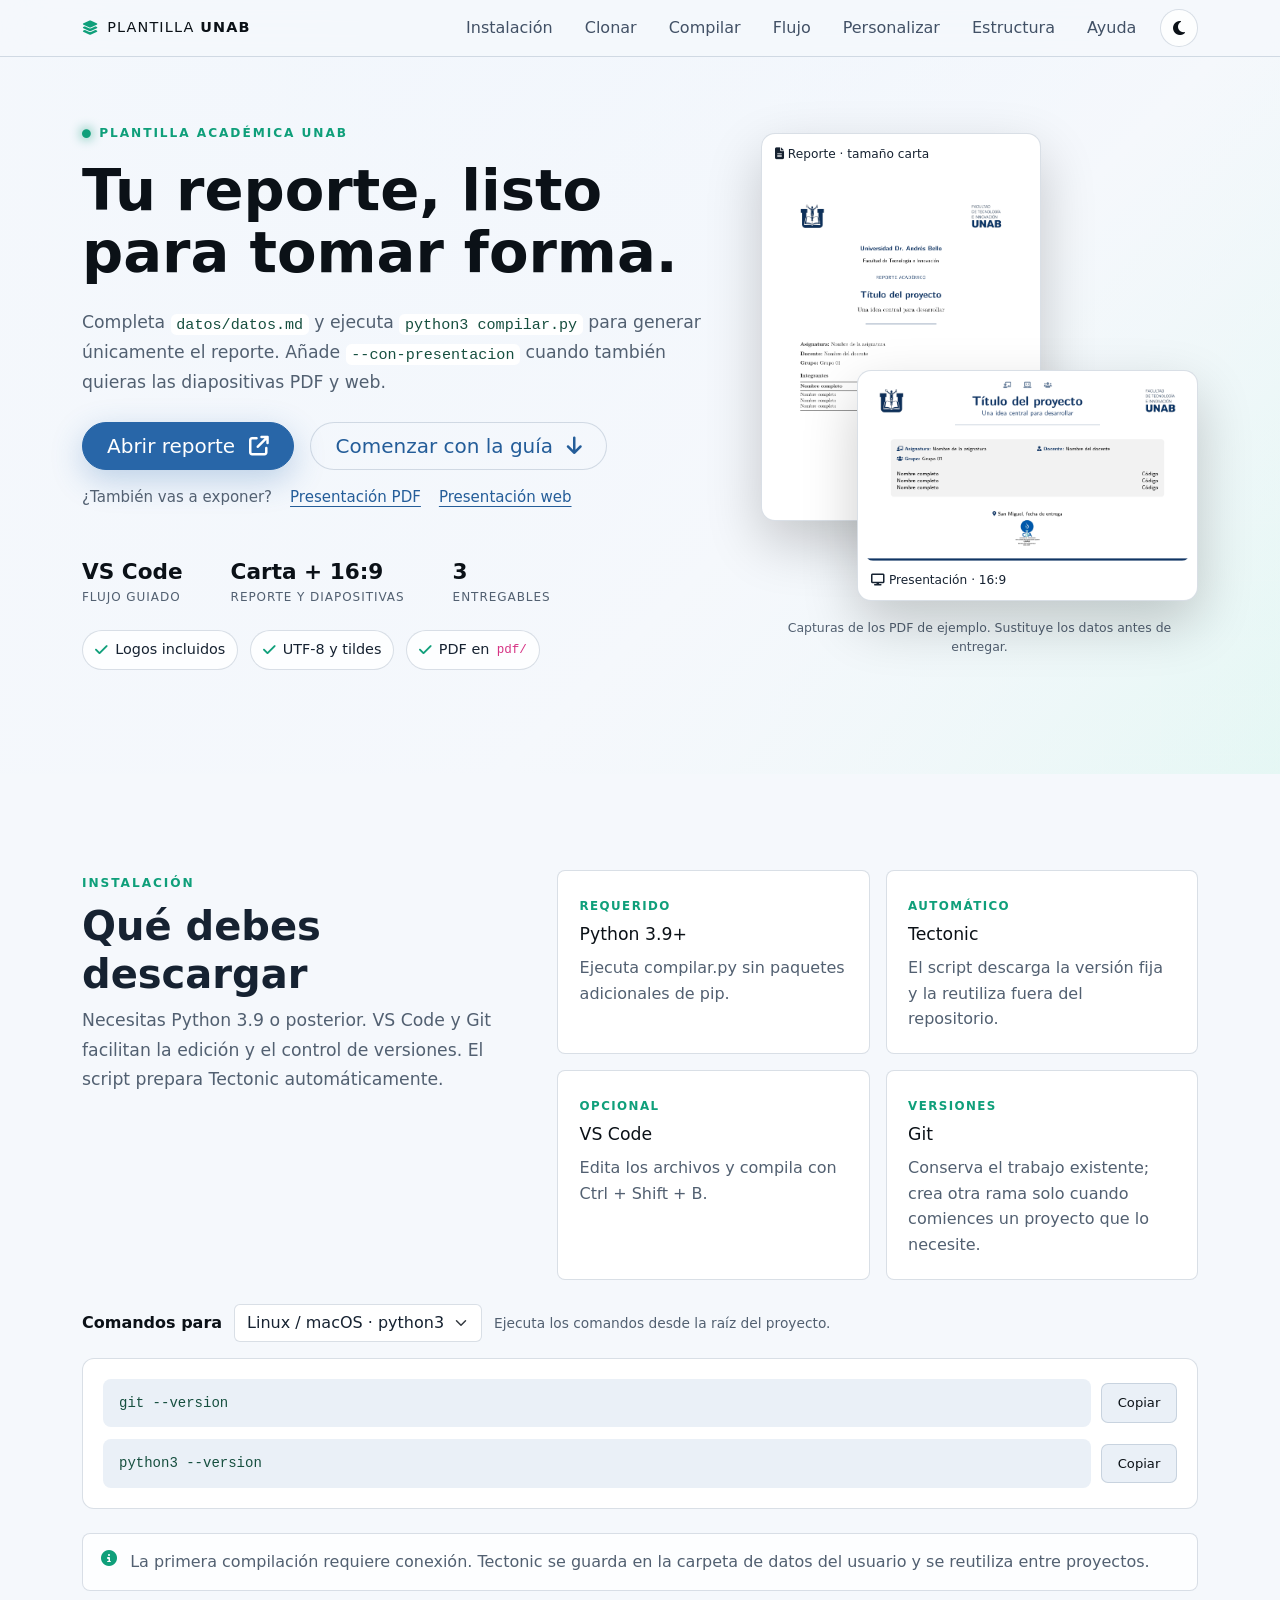
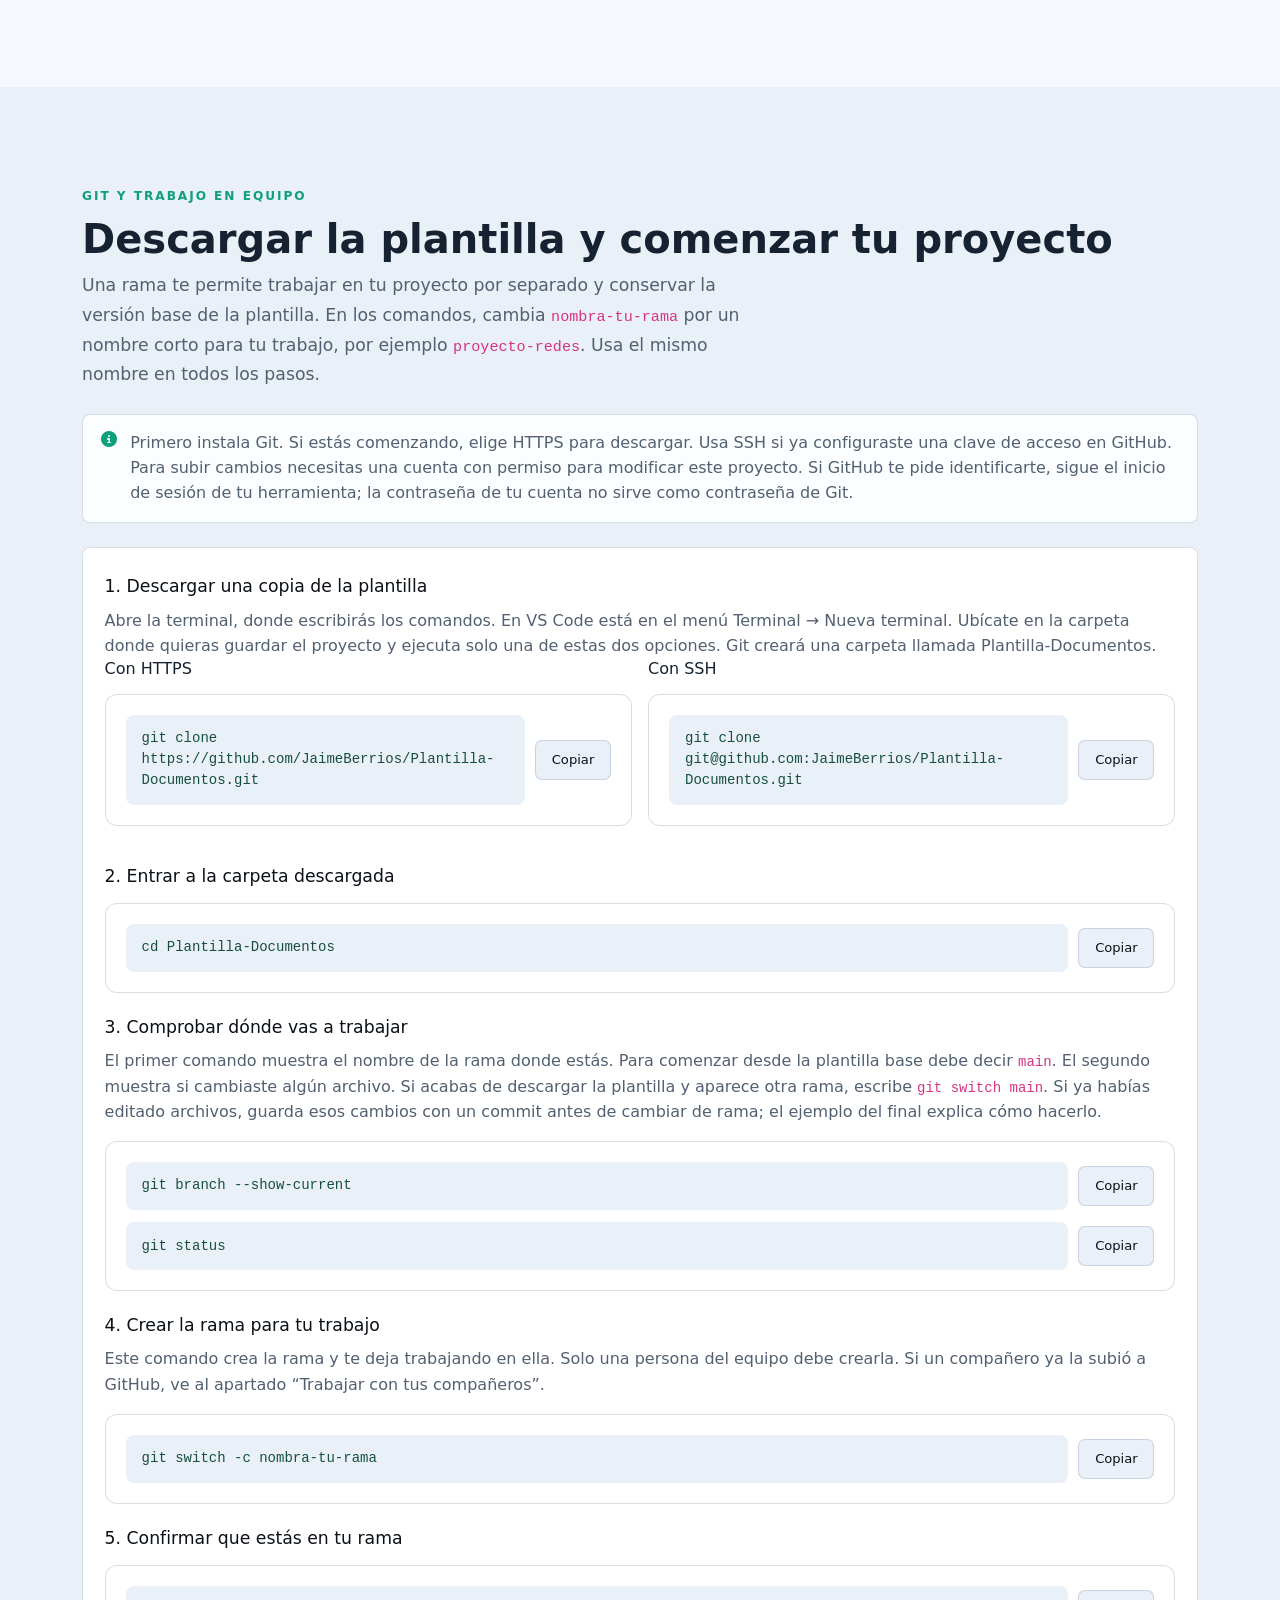
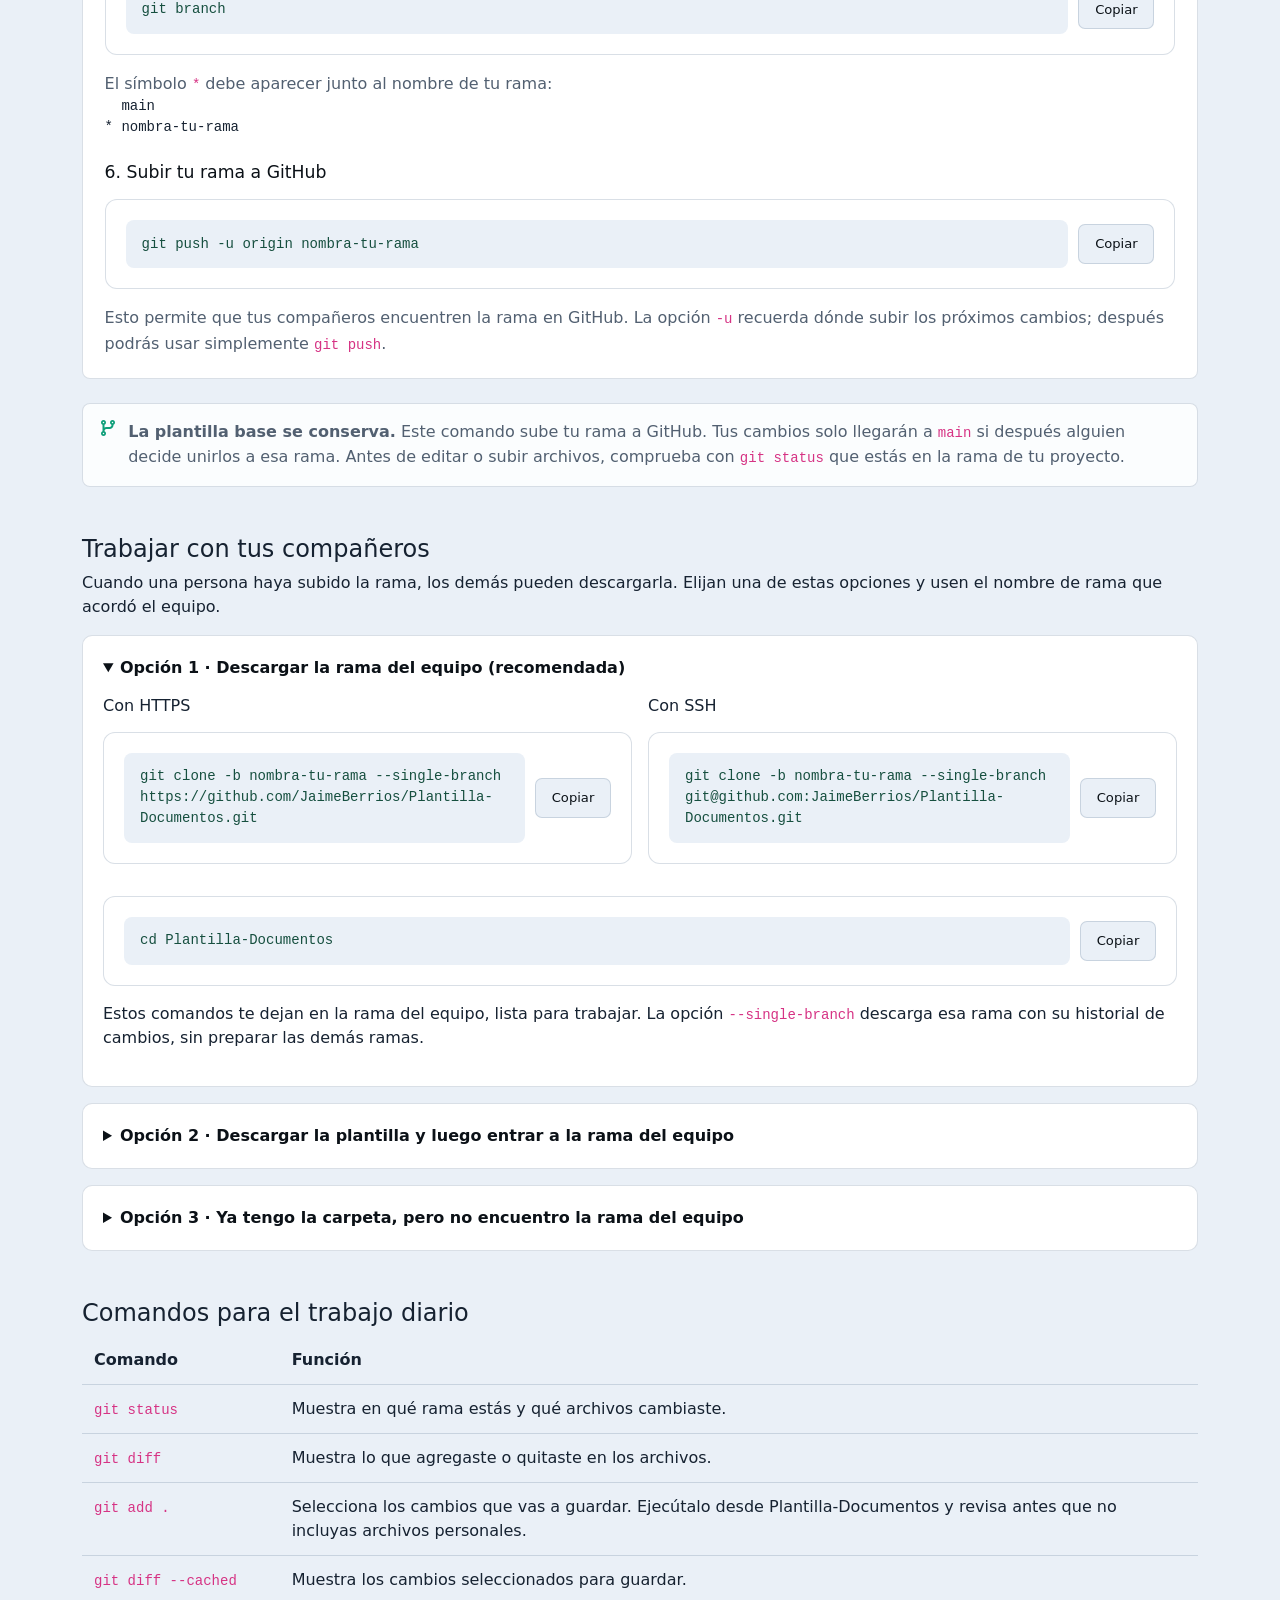
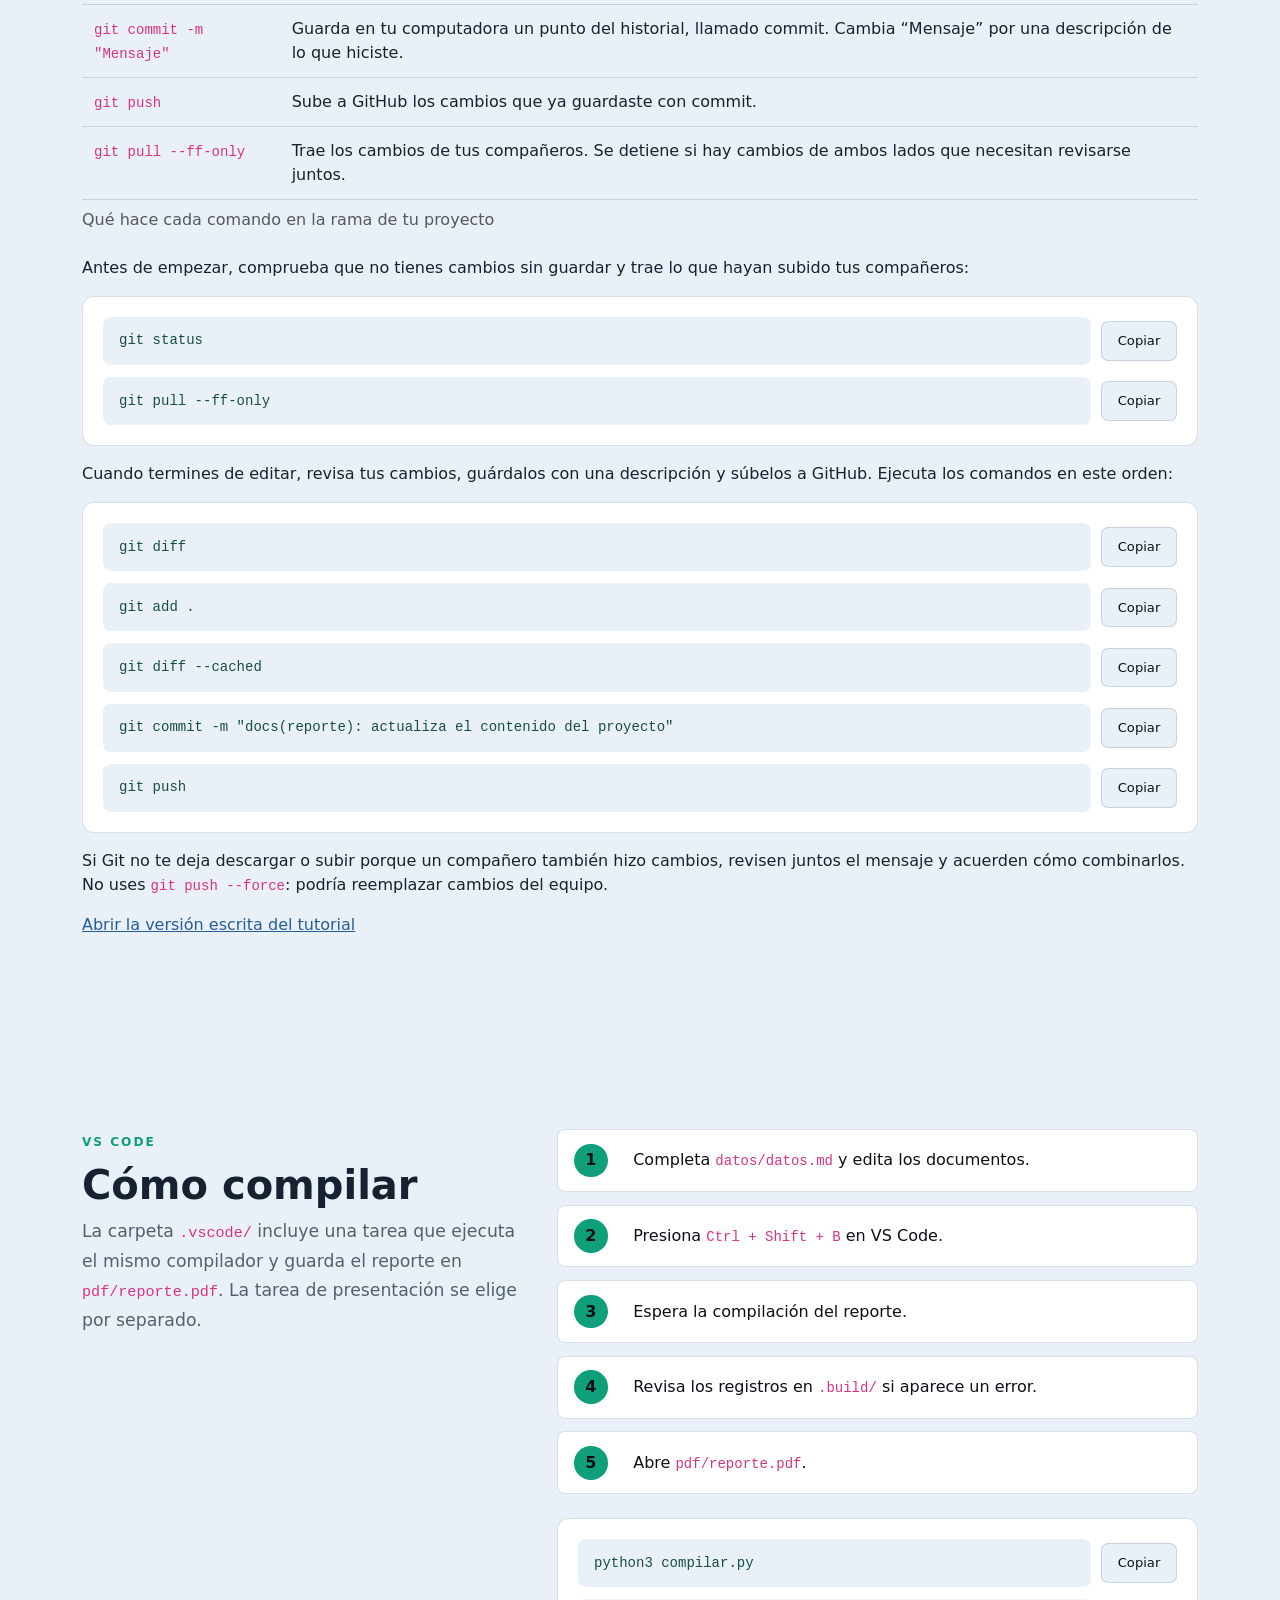
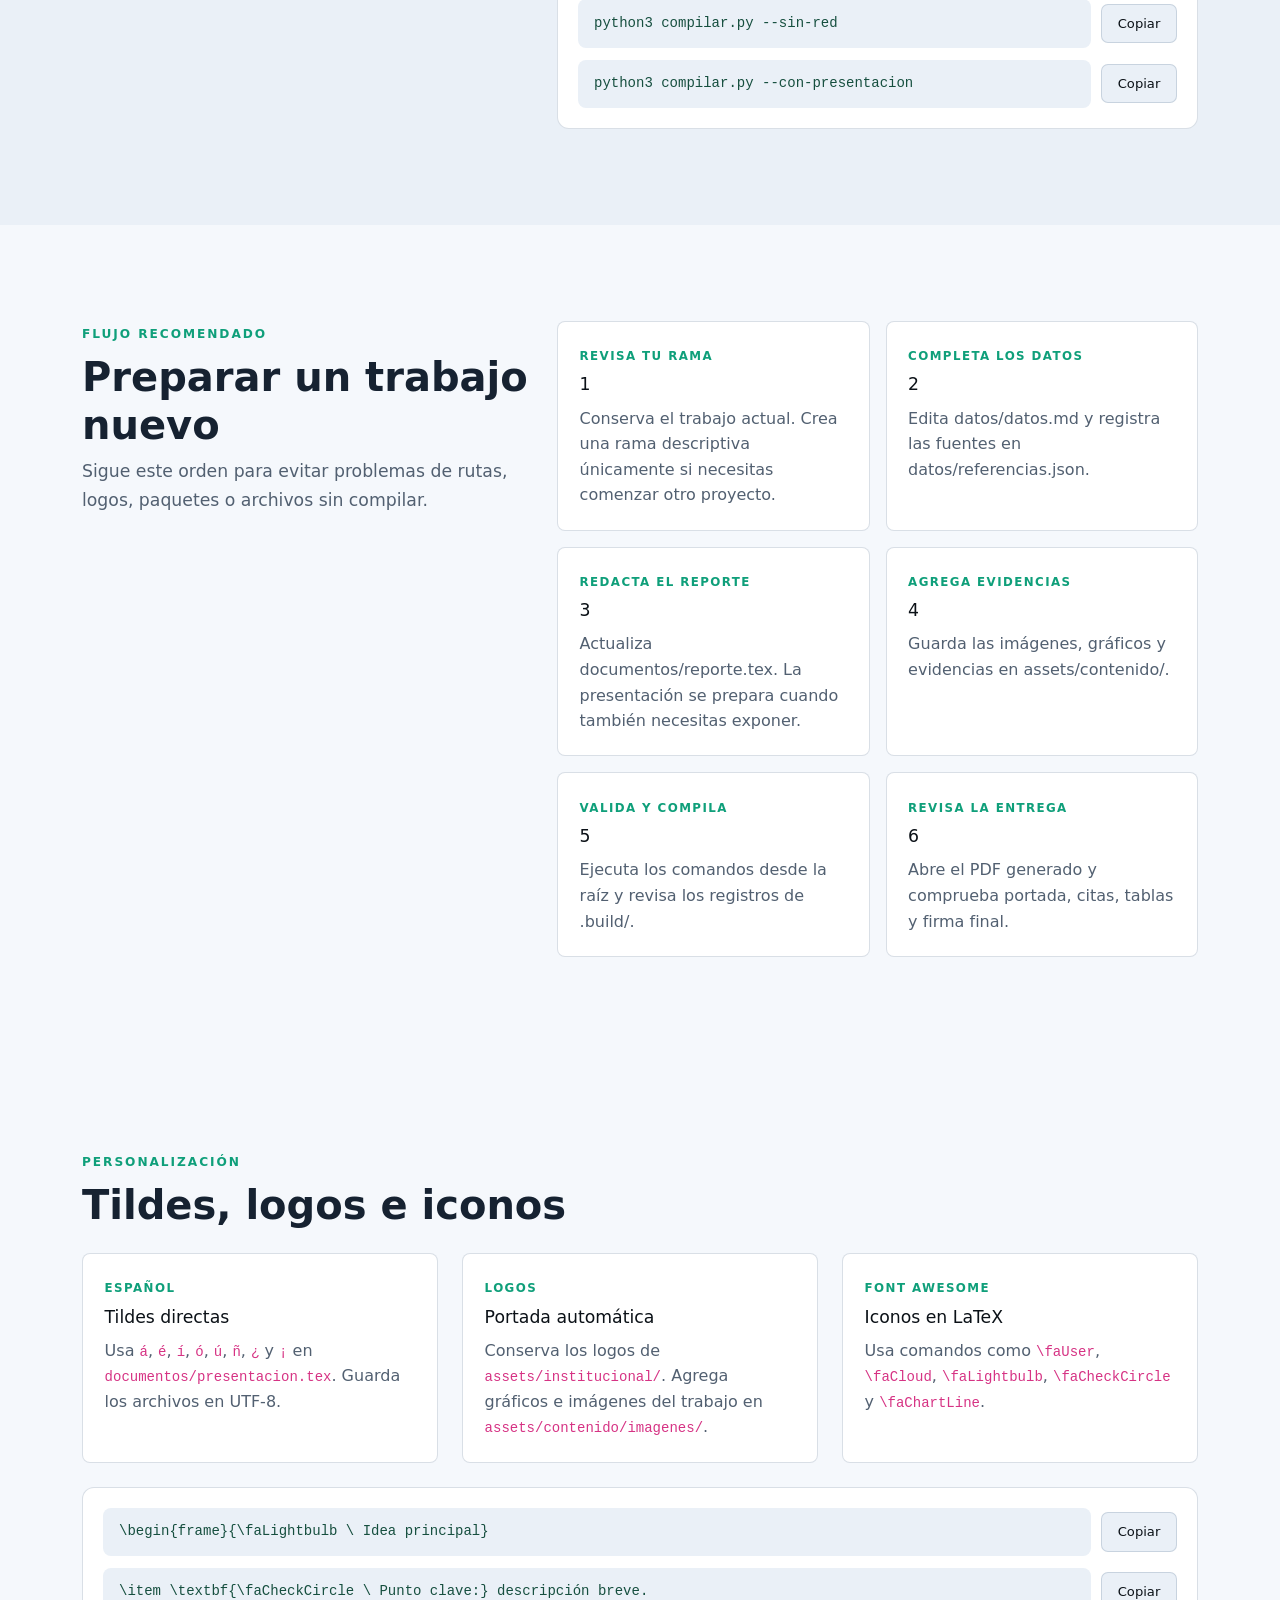
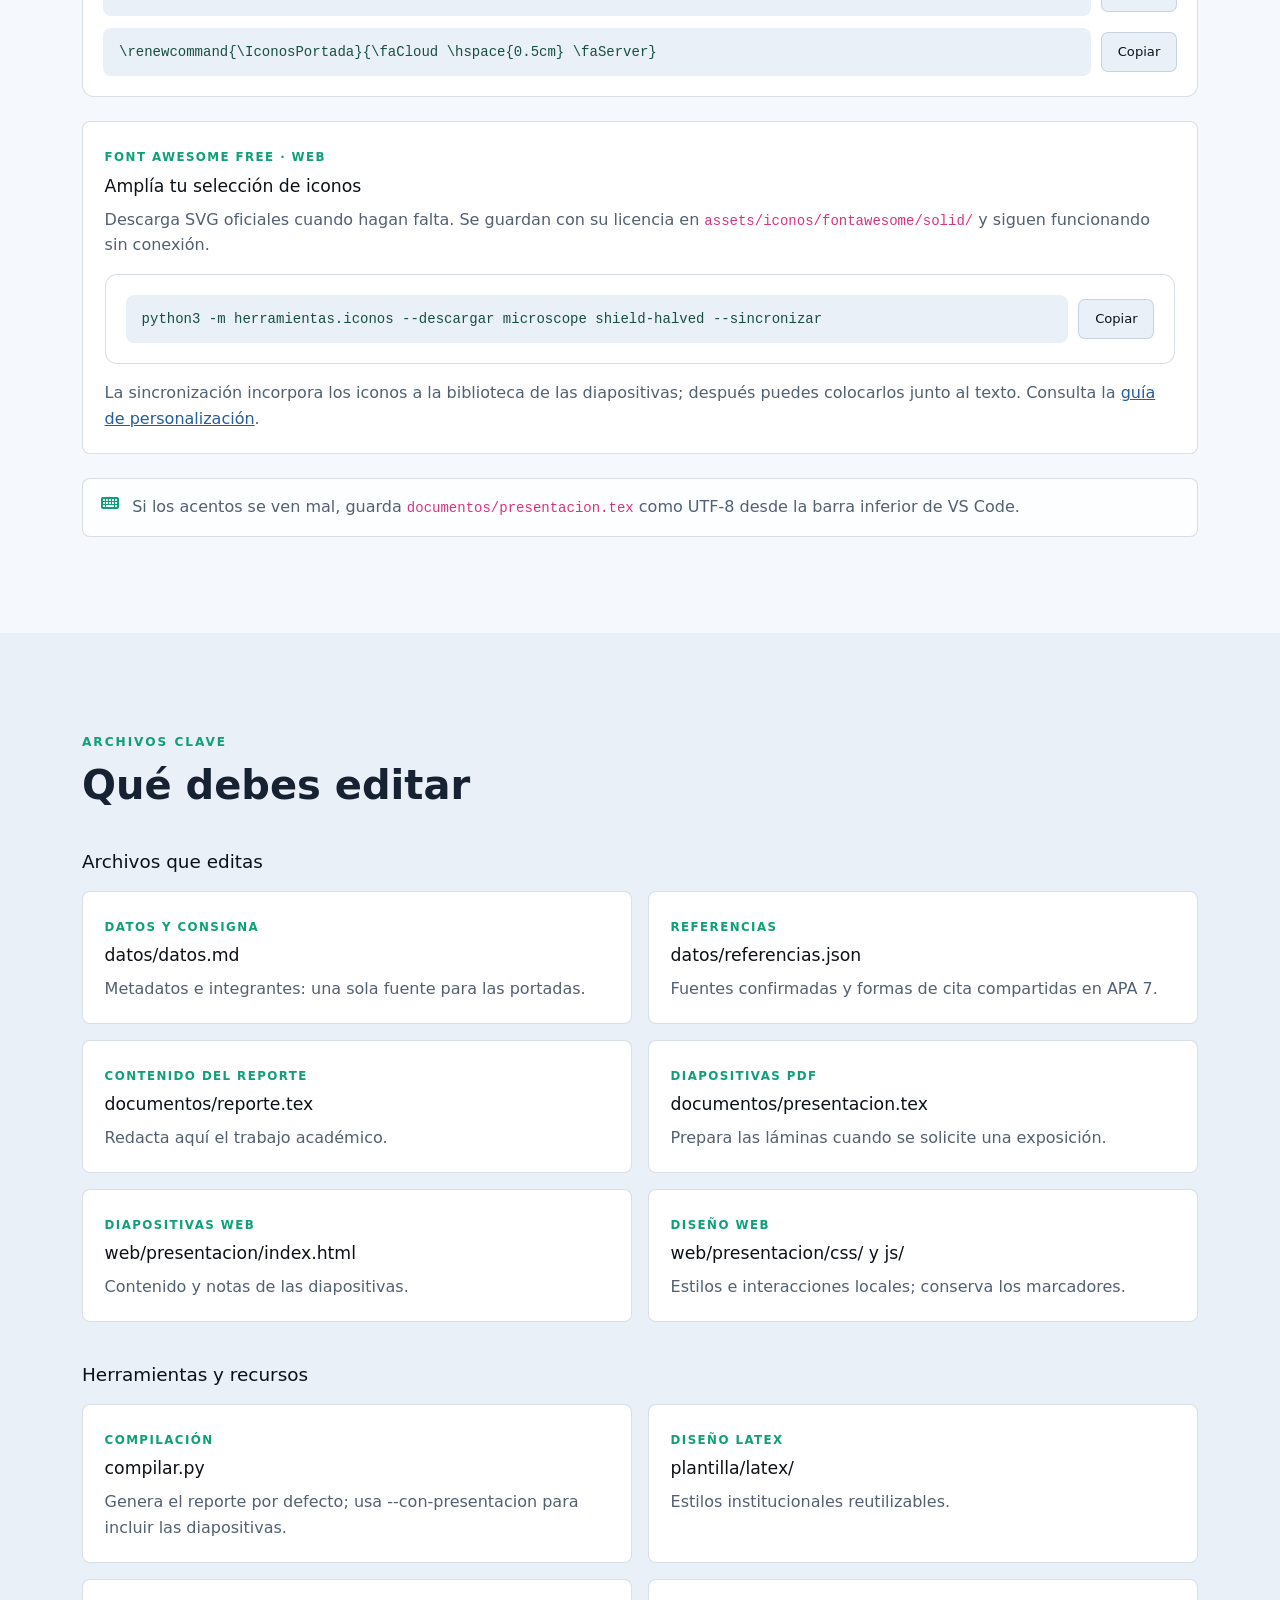
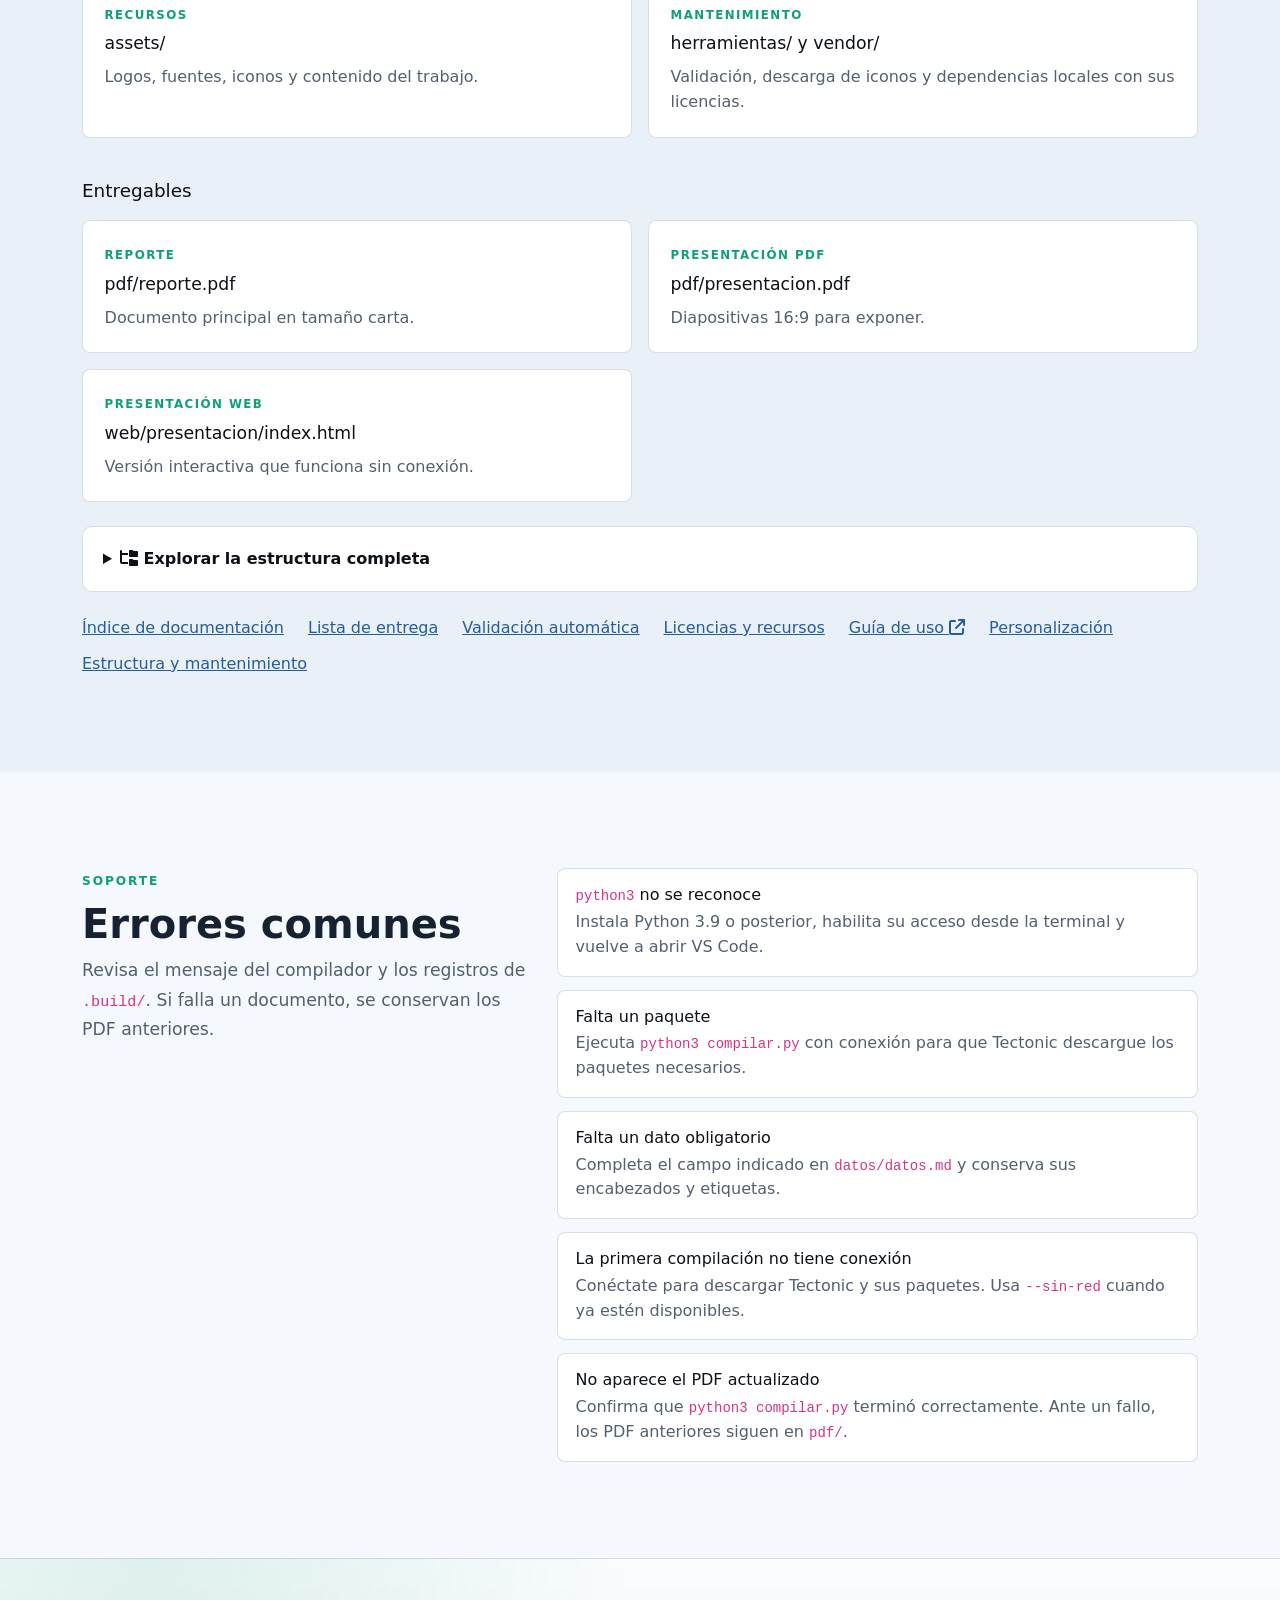
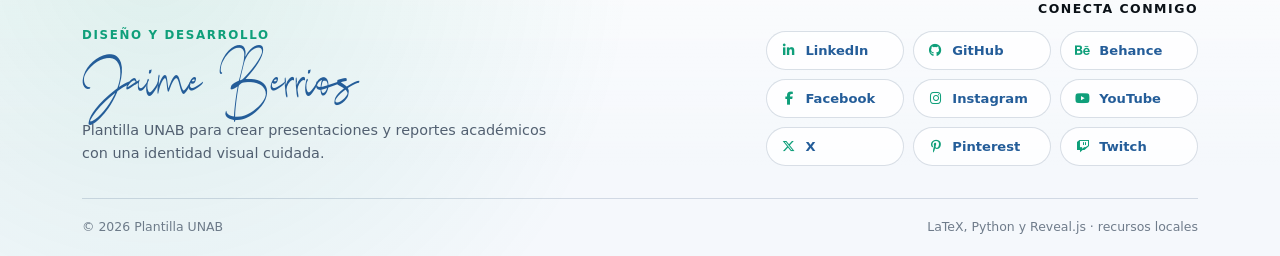
<file: docs/index.html>
<!doctype html>
<html lang="es">
<head>
  <meta charset="utf-8">
  <meta name="viewport" content="width=device-width, initial-scale=1">
  <meta name="description" content="Plantilla académica UNAB para preparar reportes y presentaciones PDF y web, con recursos locales y guías de uso.">
  <title>Plantilla académica UNAB</title>
  <link rel="icon" type="image/png" href="assets/institucional/isotipo-blanco.png">
  <script src="web/portal/js/tema.js"></script>
  <link rel="stylesheet" href="vendor/bootstrap/css/bootstrap.min.css">
  <link rel="stylesheet" href="vendor/fontawesome/css/fontawesome.min.css">
  <link rel="stylesheet" href="vendor/fontawesome/css/solid.min.css">
  <link rel="stylesheet" href="vendor/fontawesome/css/brands.min.css">
  <link rel="stylesheet" href="web/portal/css/styles.css">
</head>
<body>
  <a class="skip-link" href="#contenido-principal">Saltar al contenido</a>
  <nav class="navbar navbar-expand-lg fixed-top">
    <div class="container">
      <a class="navbar-brand d-flex align-items-center gap-2" href="#inicio">
        <i class="fa-solid fa-layer-group" aria-hidden="true"></i>
        <span>Plantilla <strong>UNAB</strong></span>
      </a>
      <button class="navbar-toggler" type="button" data-bs-toggle="collapse"
              data-bs-target="#mainNav" aria-controls="mainNav"
              aria-expanded="false" aria-label="Abrir navegación">
        <span class="navbar-toggler-icon"></span>
      </button>
      <div class="collapse navbar-collapse" id="mainNav">
        <ul class="navbar-nav ms-auto align-items-lg-center gap-lg-3">
          <li class="nav-item"><a class="nav-link" href="#instalacion">Instalación</a></li>
          <li class="nav-item"><a class="nav-link" href="#clonar">Clonar</a></li>
          <li class="nav-item"><a class="nav-link" href="#compilar">Compilar</a></li>
          <li class="nav-item"><a class="nav-link" href="#flujo">Flujo</a></li>
          <li class="nav-item"><a class="nav-link" href="#personalizar">Personalizar</a></li>
          <li class="nav-item"><a class="nav-link" href="#estructura">Estructura</a></li>
          <li class="nav-item"><a class="nav-link" href="#errores">Ayuda</a></li>
          <li class="nav-item">
            <button id="themeToggle" class="theme-toggle" type="button" aria-label="Cambiar a modo claro" title="Cambiar tema">
              <i class="fa-solid fa-moon" aria-hidden="true"></i>
            </button>
          </li>
        </ul>
      </div>
    </div>
  </nav>

  <main id="contenido-principal" tabindex="-1">
    <header id="inicio" class="hero">
      <div class="container">
        <div class="row align-items-center g-5 hero-layout">
          <div class="col-lg-7">
            <span class="eyebrow"><i class="fa-solid fa-circle" aria-hidden="true"></i> Plantilla académica UNAB</span>
            <h1 class="display-3 fw-bold mt-3">Tu reporte, listo para tomar forma.</h1>
            <p class="hero-copy mt-4 mb-4">
              Completa <code>datos/datos.md</code> y ejecuta <code>python compilar.py</code> para generar únicamente el reporte. Añade <code>--con-presentacion</code> cuando también quieras las diapositivas PDF y web.
            </p>
            <div class="d-flex flex-wrap gap-3">
              <a class="btn btn-primary btn-lg rounded-pill px-4" href="pdf/reporte.pdf" target="_blank" rel="noopener">Abrir reporte <i class="fa-solid fa-arrow-up-right-from-square ms-2" aria-hidden="true"></i></a>
              <a class="btn btn-ghost btn-lg rounded-pill px-4" href="#instalacion">Comenzar con la guía <i class="fa-solid fa-arrow-down ms-2" aria-hidden="true"></i></a>
            </div>
            <div class="entregables-secundarios mt-3" aria-label="Presentaciones opcionales">
              <span>¿También vas a exponer?</span>
              <a href="pdf/presentacion.pdf" target="_blank" rel="noopener">Presentación PDF</a>
              <a href="web/presentacion/index.html" target="_blank" rel="noopener">Presentación web</a>
            </div>
            <div class="hero-stats d-flex flex-wrap gap-4 gap-md-5 mt-5">
              <div><strong>VS Code</strong><span>Flujo guiado</span></div>
              <div><strong>Carta + 16:9</strong><span>Reporte y diapositivas</span></div>
              <div><strong>3</strong><span>Entregables</span></div>
            </div>
            <div class="quick-check mt-4">
              <span><i class="fa-solid fa-check" aria-hidden="true"></i> Logos incluidos</span>
              <span><i class="fa-solid fa-check" aria-hidden="true"></i> UTF-8 y tildes</span>
              <span><i class="fa-solid fa-check" aria-hidden="true"></i> PDF en <code>pdf/</code></span>
            </div>
          </div>
          <div class="col-lg-5">
            <div class="vistas-previas" aria-label="Vistas previas reales de la plantilla">
              <figure class="preview-reporte">
                <a href="pdf/reporte.pdf" target="_blank" rel="noopener"><img src="assets/contenido/vistas-previas/reporte.png" width="657" height="850" alt="Portada del reporte: logos UNAB, título y tabla de integrantes de ejemplo." fetchpriority="high"></a>
                <figcaption><i class="fa-solid fa-file-lines" aria-hidden="true"></i> Reporte · tamaño carta</figcaption>
              </figure>
              <figure class="preview-presentacion">
                <a href="pdf/presentacion.pdf" target="_blank" rel="noopener"><img src="assets/contenido/vistas-previas/presentacion.png" width="850" height="479" alt="Portada de la presentación PDF con identidad UNAB y datos de ejemplo."></a>
                <figcaption><i class="fa-solid fa-display" aria-hidden="true"></i> Presentación · 16:9</figcaption>
              </figure>
            </div>
            <p class="preview-nota">Capturas de los PDF de ejemplo. Sustituye los datos antes de entregar.</p>
          </div>
        </div>
      </div>
    </header>

    <section id="instalacion" class="section-block py-5">
      <div class="container py-5">
        <div class="row g-4 align-items-start mb-4">
          <div class="col-lg-5">
            <span class="section-kicker">Instalación</span>
            <h2 class="display-6 fw-bold mt-2">Qué debes descargar</h2>
            <p class="section-copy">
              Necesitas Python 3.9 o posterior. VS Code y Git facilitan la edición y el control de versiones. El script prepara Tectonic automáticamente.
            </p>
          </div>
          <div class="col-lg-7">
            <div id="installGrid" class="row g-3"></div>
          </div>
        </div>
        <div class="sistema-selector mb-3">
          <label for="commandSystem">Comandos para</label>
          <select id="commandSystem" class="form-select"><option value="unix">Linux / macOS · python3</option><option value="windows">Windows · python</option></select>
          <span>Ejecuta los comandos desde la raíz del proyecto.</span>
        </div>
        <div class="code-panel">
          <code>git --version</code>
          <code>python --version</code>
        </div>
        <div class="note-panel mt-4">
          <i class="fa-solid fa-circle-info" aria-hidden="true"></i>
          <p>La primera compilación requiere conexión. Tectonic se guarda en la carpeta de datos del usuario y se reutiliza entre proyectos.</p>
        </div>
      </div>
    </section>

    <section id="clonar" class="section-block section-alt py-5">
      <div class="container py-5">
        <span class="section-kicker">Git y trabajo en equipo</span>
        <h2 class="display-6 fw-bold mt-2">Descargar la plantilla y comenzar tu proyecto</h2>
        <p class="section-copy">Una rama te permite trabajar en tu proyecto por separado y conservar la versión base de la plantilla. En los comandos, cambia <code>nombra-tu-rama</code> por un nombre corto para tu trabajo, por ejemplo <code>proyecto-redes</code>. Usa el mismo nombre en todos los pasos.</p>
        <div class="note-panel my-4"><i class="fa-solid fa-circle-info" aria-hidden="true"></i><p>Primero instala Git. Si estás comenzando, elige HTTPS para descargar. Usa SSH si ya configuraste una clave de acceso en GitHub. Para subir cambios necesitas una cuenta con permiso para modificar este proyecto. Si GitHub te pide identificarte, sigue el inicio de sesión de tu herramienta; la contraseña de tu cuenta no sirve como contraseña de Git.</p></div>
        <article class="info-card mb-4">
          <h3>1. Descargar una copia de la plantilla</h3>
          <p>Abre la terminal, donde escribirás los comandos. En VS Code está en el menú Terminal → Nueva terminal. Ubícate en la carpeta donde quieras guardar el proyecto y ejecuta solo una de estas dos opciones. Git creará una carpeta llamada Plantilla-Documentos.</p>
<div class="row g-3"><div class="col-lg-6"><h4 class="h6">Con HTTPS</h4><div class="code-panel my-3"><code>git clone https://github.com/JaimeBerrios/Plantilla-Documentos.git</code></div></div><div class="col-lg-6"><h4 class="h6">Con SSH</h4><div class="code-panel my-3"><code>git clone git@github.com:JaimeBerrios/Plantilla-Documentos.git</code></div></div></div>
          <h3 class="mt-4">2. Entrar a la carpeta descargada</h3>
<div class="code-panel my-3"><code>cd Plantilla-Documentos</code></div>
          <h3 class="mt-4">3. Comprobar dónde vas a trabajar</h3>
          <p>El primer comando muestra el nombre de la rama donde estás. Para comenzar desde la plantilla base debe decir <code>main</code>. El segundo muestra si cambiaste algún archivo. Si acabas de descargar la plantilla y aparece otra rama, escribe <code>git switch main</code>. Si ya habías editado archivos, guarda esos cambios con un commit antes de cambiar de rama; el ejemplo del final explica cómo hacerlo.</p>
<div class="code-panel my-3"><code>git branch --show-current</code><code>git status</code></div>
          <h3 class="mt-4">4. Crear la rama para tu trabajo</h3>
          <p>Este comando crea la rama y te deja trabajando en ella. Solo una persona del equipo debe crearla. Si un compañero ya la subió a GitHub, ve al apartado “Trabajar con tus compañeros”.</p>
<div class="code-panel my-3"><code>git switch -c nombra-tu-rama</code></div>
          <h3 class="mt-4">5. Confirmar que estás en tu rama</h3>
<div class="code-panel my-3"><code>git branch</code></div>
          <p>El símbolo <code>*</code> debe aparecer junto al nombre de tu rama:</p>
          <pre class="mb-0">  main
* nombra-tu-rama</pre>
          <h3 class="mt-4">6. Subir tu rama a GitHub</h3>
<div class="code-panel my-3"><code>git push -u origin nombra-tu-rama</code></div>
          <p>Esto permite que tus compañeros encuentren la rama en GitHub. La opción <code>-u</code> recuerda dónde subir los próximos cambios; después podrás usar simplemente <code>git push</code>.</p>
        </article>
        <div class="note-panel mb-4"><i class="fa-solid fa-code-branch" aria-hidden="true"></i><p><strong>La plantilla base se conserva.</strong> Este comando sube tu rama a GitHub. Tus cambios solo llegarán a <code>main</code> si después alguien decide unirlos a esa rama. Antes de editar o subir archivos, comprueba con <code>git status</code> que estás en la rama de tu proyecto.</p></div>
        <h3 class="h4 mt-5">Trabajar con tus compañeros</h3>
        <p>Cuando una persona haya subido la rama, los demás pueden descargarla. Elijan una de estas opciones y usen el nombre de rama que acordó el equipo.</p>
        <details class="arbol-carpetas mt-3" open>
          <summary>Opción 1 · Descargar la rama del equipo (recomendada)</summary>
          <div class="mt-3"><div class="row g-3"><div class="col-lg-6"><h4 class="h6">Con HTTPS</h4><div class="code-panel my-3"><code>git clone -b nombra-tu-rama --single-branch https://github.com/JaimeBerrios/Plantilla-Documentos.git</code></div></div><div class="col-lg-6"><h4 class="h6">Con SSH</h4><div class="code-panel my-3"><code>git clone -b nombra-tu-rama --single-branch git@github.com:JaimeBerrios/Plantilla-Documentos.git</code></div></div></div><div class="code-panel my-3"><code>cd Plantilla-Documentos</code></div><p>Estos comandos te dejan en la rama del equipo, lista para trabajar. La opción <code>--single-branch</code> descarga esa rama con su historial de cambios, sin preparar las demás ramas.</p></div>
        </details>
        <details class="arbol-carpetas mt-3">
          <summary>Opción 2 · Descargar la plantilla y luego entrar a la rama del equipo</summary>
          <div class="mt-3"><div class="row g-3"><div class="col-lg-6"><h4 class="h6">Con HTTPS</h4><div class="code-panel my-3"><code>git clone https://github.com/JaimeBerrios/Plantilla-Documentos.git</code></div></div><div class="col-lg-6"><h4 class="h6">Con SSH</h4><div class="code-panel my-3"><code>git clone git@github.com:JaimeBerrios/Plantilla-Documentos.git</code></div></div></div><div class="code-panel my-3"><code>cd Plantilla-Documentos</code><code>git switch nombra-tu-rama</code></div></div>
        </details>
        <details class="arbol-carpetas mt-3">
          <summary>Opción 3 · Ya tengo la carpeta, pero no encuentro la rama del equipo</summary>
          <div class="mt-3"><p>Abre la terminal dentro de Plantilla-Documentos. El primer comando consulta las ramas que hay en GitHub. El segundo prepara la rama del equipo en tu computadora y te deja dentro de ella. Sirve tanto con HTTPS como con SSH.</p><div class="code-panel my-3"><code>git fetch origin</code><code>git switch -c nombra-tu-rama --track origin/nombra-tu-rama</code></div><p>Si ya tienes esa rama en tu computadora, basta con <code>git switch nombra-tu-rama</code>. Si descargaste otra rama usando <code>--single-branch</code>, ejecuta primero el siguiente comando y después los dos anteriores:</p><div class="code-panel my-3"><code>git remote set-branches --add origin nombra-tu-rama</code></div></div>
        </details>
        <h3 class="h4 mt-5">Comandos para el trabajo diario</h3>
        <div class="table-responsive"><table class="table">
          <caption>Qué hace cada comando en la rama de tu proyecto</caption>
          <thead><tr><th scope="col">Comando</th><th scope="col">Función</th></tr></thead>
          <tbody>
            <tr><td><code>git status</code></td><td>Muestra en qué rama estás y qué archivos cambiaste.</td></tr>
            <tr><td><code>git diff</code></td><td>Muestra lo que agregaste o quitaste en los archivos.</td></tr>
            <tr><td><code>git add .</code></td><td>Selecciona los cambios que vas a guardar. Ejecútalo desde Plantilla-Documentos y revisa antes que no incluyas archivos personales.</td></tr>
            <tr><td><code>git diff --cached</code></td><td>Muestra los cambios seleccionados para guardar.</td></tr>
            <tr><td><code>git commit -m "Mensaje"</code></td><td>Guarda en tu computadora un punto del historial, llamado commit. Cambia “Mensaje” por una descripción de lo que hiciste.</td></tr>
            <tr><td><code>git push</code></td><td>Sube a GitHub los cambios que ya guardaste con commit.</td></tr>
            <tr><td><code>git pull --ff-only</code></td><td>Trae los cambios de tus compañeros. Se detiene si hay cambios de ambos lados que necesitan revisarse juntos.</td></tr>
          </tbody>
        </table></div>
        <p>Antes de empezar, comprueba que no tienes cambios sin guardar y trae lo que hayan subido tus compañeros:</p>
<div class="code-panel my-3"><code>git status</code><code>git pull --ff-only</code></div>
        <p>Cuando termines de editar, revisa tus cambios, guárdalos con una descripción y súbelos a GitHub. Ejecuta los comandos en este orden:</p>
<div class="code-panel my-3"><code>git diff</code><code>git add .</code><code>git diff --cached</code><code>git commit -m &quot;docs(reporte): actualiza el contenido del proyecto&quot;</code><code>git push</code></div>
        <p>Si Git no te deja descargar o subir porque un compañero también hizo cambios, revisen juntos el mensaje y acuerden cómo combinarlos. No uses <code>git push --force</code>: podría reemplazar cambios del equipo.</p>
        <a href="docs/uso/clonacion-y-ramas.md">Abrir la versión escrita del tutorial</a>
      </div>
    </section>

    <section id="compilar" class="section-block section-alt py-5">
      <div class="container py-5">
        <div class="row g-4 align-items-start">
          <div class="col-lg-5">
            <span class="section-kicker">VS Code</span>
            <h2 class="display-6 fw-bold mt-2">Cómo compilar</h2>
            <p class="section-copy">
              La carpeta <code>.vscode/</code> incluye una tarea que ejecuta el mismo compilador y guarda el reporte en <code>pdf/reporte.pdf</code>. La tarea de presentación se elige por separado.
            </p>
          </div>
          <div class="col-lg-7">
            <div class="steps-list">
              <div><strong>1</strong><span>Completa <code>datos/datos.md</code> y edita los documentos.</span></div>
              <div><strong>2</strong><span>Presiona <code>Ctrl + Shift + B</code> en VS Code.</span></div>
              <div><strong>3</strong><span>Espera la compilación del reporte.</span></div>
              <div><strong>4</strong><span>Revisa los registros en <code>.build/</code> si aparece un error.</span></div>
              <div><strong>5</strong><span>Abre <code>pdf/reporte.pdf</code>.</span></div>
            </div>
            <div class="code-panel mt-4">
              <code>python compilar.py</code>
              <code>python compilar.py --sin-red</code>
              <code>python compilar.py --con-presentacion</code>
            </div>
          </div>
        </div>
      </div>
    </section>

    <section id="flujo" class="section-block py-5">
      <div class="container py-5">
        <div class="row g-4 align-items-start">
          <div class="col-lg-5">
            <span class="section-kicker">Flujo recomendado</span>
            <h2 class="display-6 fw-bold mt-2">Preparar un trabajo nuevo</h2>
            <p class="section-copy">
              Sigue este orden para evitar problemas de rutas, logos, paquetes o archivos sin compilar.
            </p>
          </div>
          <div class="col-lg-7">
            <div id="workflowGrid" class="row g-3"></div>
          </div>
        </div>
      </div>
    </section>

    <section id="personalizar" class="section-block py-5">
      <div class="container py-5">
        <span class="section-kicker">Personalización</span>
        <h2 class="display-6 fw-bold mt-2 mb-4">Tildes, logos e iconos</h2>
        <div class="row g-4">
          <div class="col-lg-4">
            <article class="info-card">
              <span>Español</span>
              <h3>Tildes directas</h3>
              <p>Usa <code>á</code>, <code>é</code>, <code>í</code>, <code>ó</code>, <code>ú</code>, <code>ñ</code>, <code>¿</code> y <code>¡</code> en <code>documentos/presentacion.tex</code>. Guarda los archivos en UTF-8.</p>
            </article>
          </div>
          <div class="col-lg-4">
            <article class="info-card">
              <span>Logos</span>
              <h3>Portada automática</h3>
              <p>Conserva los logos de <code>assets/institucional/</code>. Agrega gráficos e imágenes del trabajo en <code>assets/contenido/imagenes/</code>.</p>
            </article>
          </div>
          <div class="col-lg-4">
            <article class="info-card">
              <span>Font Awesome</span>
              <h3>Iconos en LaTeX</h3>
              <p>Usa comandos como <code>\faUser</code>, <code>\faCloud</code>, <code>\faLightbulb</code>, <code>\faCheckCircle</code> y <code>\faChartLine</code>.</p>
            </article>
          </div>
        </div>
        <div class="code-panel mt-4">
          <code>\begin{frame}{\faLightbulb \ Idea principal}</code>
          <code>\item \textbf{\faCheckCircle \ Punto clave:} descripción breve.</code>
          <code>\renewcommand{\IconosPortada}{\faCloud \hspace{0.5cm} \faServer}</code>
        </div>
        <article class="iconos-web mt-4 info-card">
          <span>Font Awesome Free · web</span>
          <h3 class="mt-2">Amplía tu selección de iconos</h3>
          <p>Descarga SVG oficiales cuando hagan falta. Se guardan con su licencia en <code>assets/iconos/fontawesome/solid/</code> y siguen funcionando sin conexión.</p>
          <div class="code-panel mt-3"><code>python -m herramientas.iconos --descargar microscope shield-halved --sincronizar</code></div>
          <p class="mt-3">La sincronización incorpora los iconos a la biblioteca de las diapositivas; después puedes colocarlos junto al texto. Consulta la <a href="docs/uso/personalizacion.md">guía de personalización</a>.</p>
        </article>
        <div class="note-panel mt-4">
          <i class="fa-solid fa-keyboard" aria-hidden="true"></i>
          <p>Si los acentos se ven mal, guarda <code>documentos/presentacion.tex</code> como UTF-8 desde la barra inferior de VS Code.</p>
        </div>
      </div>
    </section>

    <section id="estructura" class="section-block section-alt py-5">
      <div class="container py-5">
        <span class="section-kicker">Archivos clave</span>
        <h2 class="display-6 fw-bold mt-2 mb-4">Qué debes editar</h2>
        <div id="fileGrid" class="row g-4"></div>
        <details class="arbol-carpetas mt-4">
          <summary><i class="fa-solid fa-folder-tree" aria-hidden="true"></i> Explorar la estructura completa</summary>
          <pre aria-label="Árbol de carpetas">Plantilla-Documentos/
├── index.html             Portal principal
├── compilar.py            Entrada única de compilación
├── datos/                 datos.md y referencias.json
├── documentos/            Fuentes LaTeX, secciones y anexos
├── plantilla/latex/       Estilos institucionales
├── web/
│   ├── portal/            Estilos y scripts del portal
│   └── presentacion/      Diapositivas, estilos e interacciones
├── assets/
│   ├── institucional/     Logos y acreditación
│   ├── fuentes/           Firma tipográfica
│   ├── iconos/            SVG oficiales y licencias
│   └── contenido/         Imágenes, gráficos, evidencias y vistas previas
├── herramientas/          Compilación, validación e iconos
├── vendor/                Dependencias locales y licencias
├── ejemplos/              Demo de referencia
├── docs/                  Índice y mapa de estructura
│   ├── uso/               Clonación, uso y personalización
│   └── mantenimiento/     Registro de verificación
├── pdf/                   Entregables generados
├── tests/                 Pruebas automatizadas
└── .build/                Temporales fuera de Git</pre>
        </details>
        <div class="documentacion-links mt-4" aria-label="Documentación de la plantilla">
          <a href="docs/README.md">Índice de documentación</a>
          <a href="docs/uso/lista-de-entrega.md">Lista de entrega</a>
          <a href="docs/mantenimiento/validacion-automatica.md">Validación automática</a>
          <a href="docs/mantenimiento/licencias.md">Licencias y recursos</a>
          <a href="docs/uso/guia-de-uso.md">Guía de uso <i class="fa-solid fa-arrow-up-right-from-square" aria-hidden="true"></i></a>
          <a href="docs/uso/personalizacion.md">Personalización</a>
          <a href="docs/estructura.md">Estructura y mantenimiento</a>
        </div>
      </div>
    </section>

    <section id="errores" class="section-block py-5">
      <div class="container py-5">
        <div class="row g-4 align-items-start">
          <div class="col-lg-5">
            <span class="section-kicker">Soporte</span>
            <h2 class="display-6 fw-bold mt-2">Errores comunes</h2>
            <p class="section-copy">
              Revisa el mensaje del compilador y los registros de <code>.build/</code>. Si falla un documento, se conservan los PDF anteriores.
            </p>
          </div>
          <div class="col-lg-7">
            <div class="trouble-list">
              <article>
                <h3><code>python</code> no se reconoce</h3>
                <p>Instala Python 3.9 o posterior, habilita su acceso desde la terminal y vuelve a abrir VS Code.</p>
              </article>
              <article>
                <h3>Falta un paquete</h3>
                <p>Ejecuta <code>python compilar.py</code> con conexión para que Tectonic descargue los paquetes necesarios.</p>
              </article>
              <article>
                <h3>Falta un dato obligatorio</h3>
                <p>Completa el campo indicado en <code>datos/datos.md</code> y conserva sus encabezados y etiquetas.</p>
              </article>
              <article>
                <h3>La primera compilación no tiene conexión</h3>
                <p>Conéctate para descargar Tectonic y sus paquetes. Usa <code>--sin-red</code> cuando ya estén disponibles.</p>
              </article>
              <article>
                <h3>No aparece el PDF actualizado</h3>
                <p>Confirma que <code>python compilar.py</code> terminó correctamente. Ante un fallo, los PDF anteriores siguen en <code>pdf/</code>.</p>
              </article>
            </div>
          </div>
        </div>
      </div>
    </section>
  </main>

  <footer class="site-footer">
    <div class="container footer-inner">
      <div class="footer-signature">
        <span class="footer-kicker">Diseño y desarrollo</span>
        <a class="signature-name" href="https://www.linkedin.com/in/jaimeberrios08/" target="_blank" rel="noopener noreferrer">Jaime Berrios</a>
        <p>Plantilla UNAB para crear presentaciones y reportes académicos con una identidad visual cuidada.</p>
      </div>
      <div class="footer-connect">
        <span class="connect-label">Conecta conmigo</span>
        <nav class="social-links" aria-label="Redes sociales de Jaime Berrios">
          <a href="https://www.linkedin.com/in/jaimeberrios08/" target="_blank" rel="noopener noreferrer" aria-label="LinkedIn" title="LinkedIn">
            <i class="fa-brands fa-linkedin-in" aria-hidden="true"></i>
            <span>LinkedIn</span>
          </a>
          <a href="https://github.com/JaimeBerrios" target="_blank" rel="noopener noreferrer" aria-label="GitHub" title="GitHub">
            <i class="fa-brands fa-github" aria-hidden="true"></i>
            <span>GitHub</span>
          </a>
          <a href="https://www.behance.net/jaimeberrios" target="_blank" rel="noopener noreferrer" aria-label="Behance" title="Behance">
            <i class="fa-brands fa-behance" aria-hidden="true"></i>
            <span>Behance</span>
          </a>
          <a href="https://www.facebook.com/JaimeBerrios08/" target="_blank" rel="noopener noreferrer" aria-label="Facebook" title="Facebook">
            <i class="fa-brands fa-facebook-f" aria-hidden="true"></i>
            <span>Facebook</span>
          </a>
          <a href="https://www.instagram.com/jaimeberrios08/" target="_blank" rel="noopener noreferrer" aria-label="Instagram" title="Instagram">
            <i class="fa-brands fa-instagram" aria-hidden="true"></i>
            <span>Instagram</span>
          </a>
          <a href="https://www.youtube.com/@jaimeberrios08/" target="_blank" rel="noopener noreferrer" aria-label="YouTube" title="YouTube">
            <i class="fa-brands fa-youtube" aria-hidden="true"></i>
            <span>YouTube</span>
          </a>
          <a href="https://x.com/JaimeBerrios08" target="_blank" rel="noopener noreferrer" aria-label="X / Twitter" title="X / Twitter">
            <i class="fa-brands fa-x-twitter" aria-hidden="true"></i>
            <span>X</span>
          </a>
          <a href="https://www.pinterest.com/JaimeBerrios08/" target="_blank" rel="noopener noreferrer" aria-label="Pinterest" title="Pinterest">
            <i class="fa-brands fa-pinterest-p" aria-hidden="true"></i>
            <span>Pinterest</span>
          </a>
          <a href="https://www.twitch.tv/jaimeberrios08" target="_blank" rel="noopener noreferrer" aria-label="Twitch" title="Twitch">
            <i class="fa-brands fa-twitch" aria-hidden="true"></i>
            <span>Twitch</span>
          </a>
        </nav>
      </div>
      <div class="footer-bottom">
        <span>&copy; <span id="currentYear"></span> Plantilla UNAB</span>
        <span>LaTeX, Python y Reveal.js · recursos locales</span>
      </div>
    </div>
  </footer>

  <div id="portalStatus" class="visually-hidden" role="status" aria-live="polite"></div>
  <noscript><p class="container py-4">Activa JavaScript para copiar comandos y usar las guías interactivas. Puedes abrir el <a href="pdf/reporte.pdf">reporte</a> o consultar la <a href="docs/uso/guia-de-uso.md">guía de uso</a>.</p></noscript>
  <script src="vendor/bootstrap/js/bootstrap.bundle.min.js"></script>
  <script src="web/portal/js/app.js"></script>
</body>
</html>
</file>
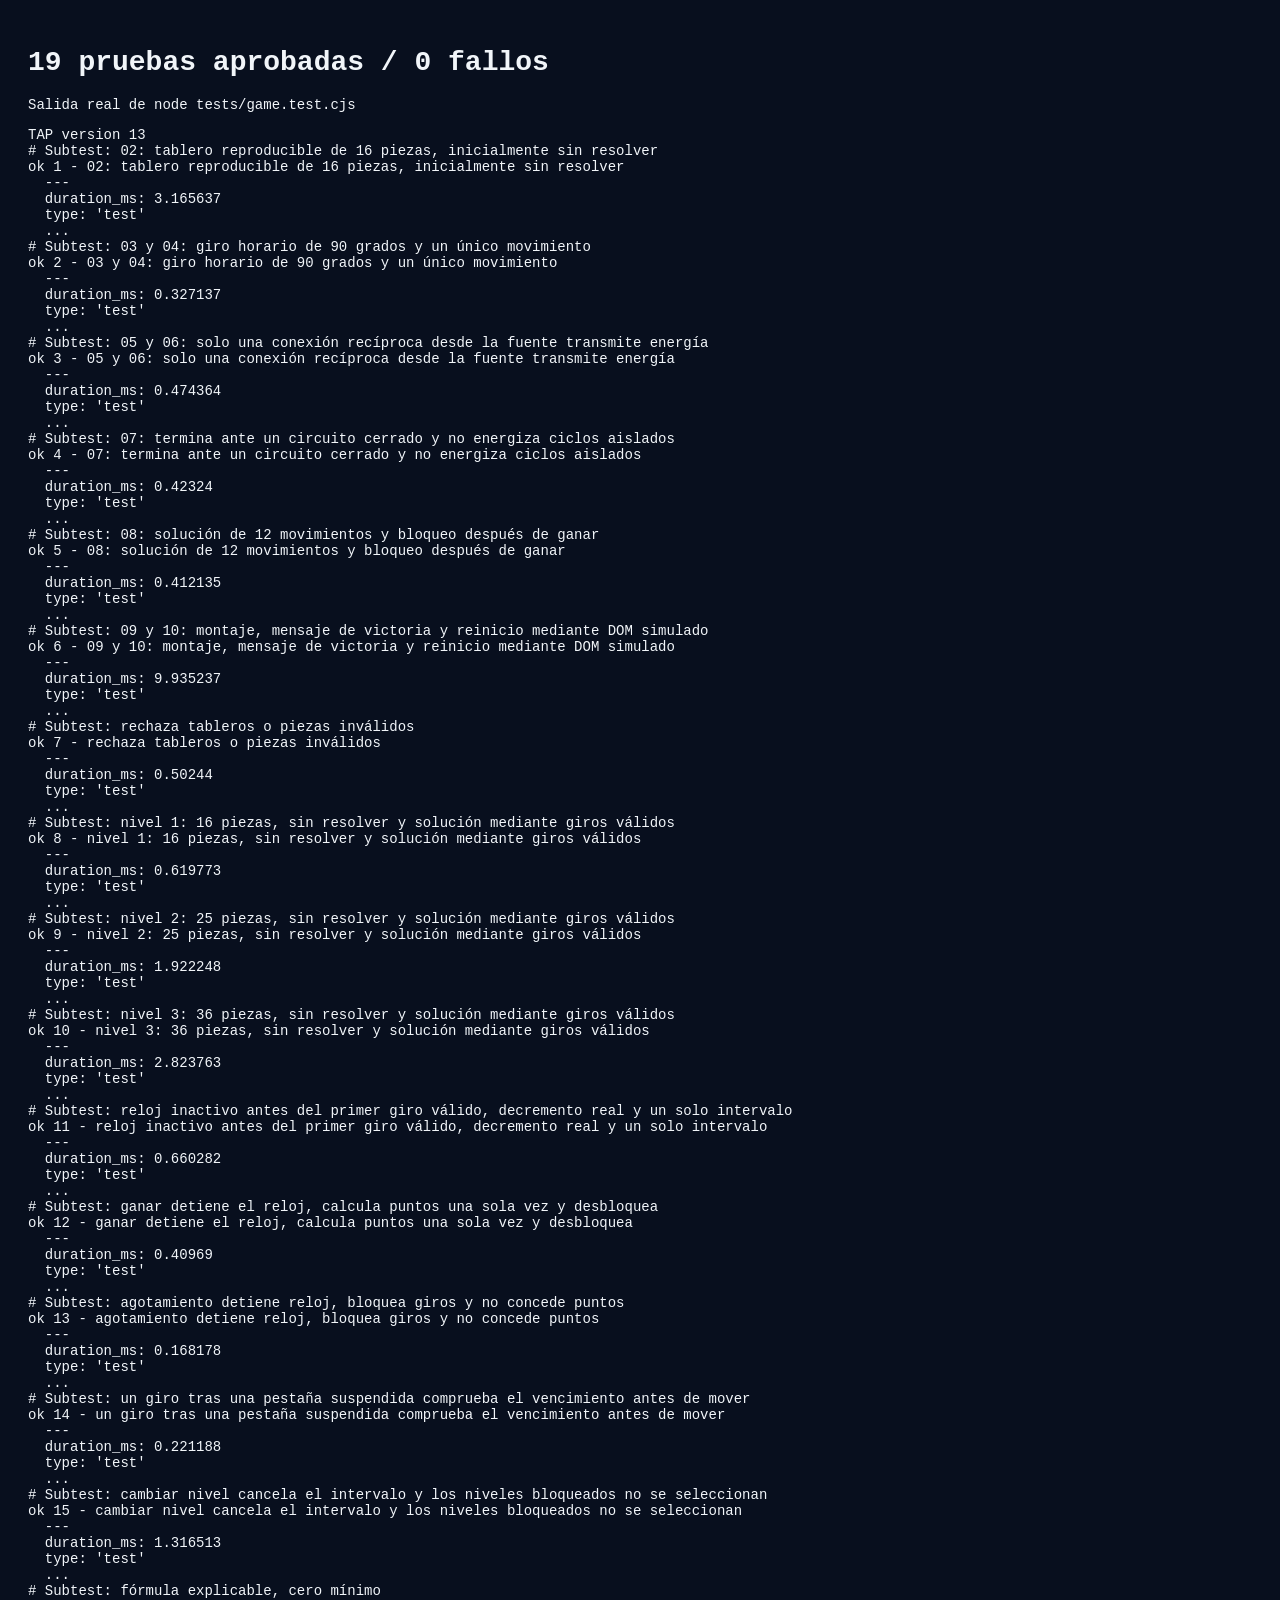
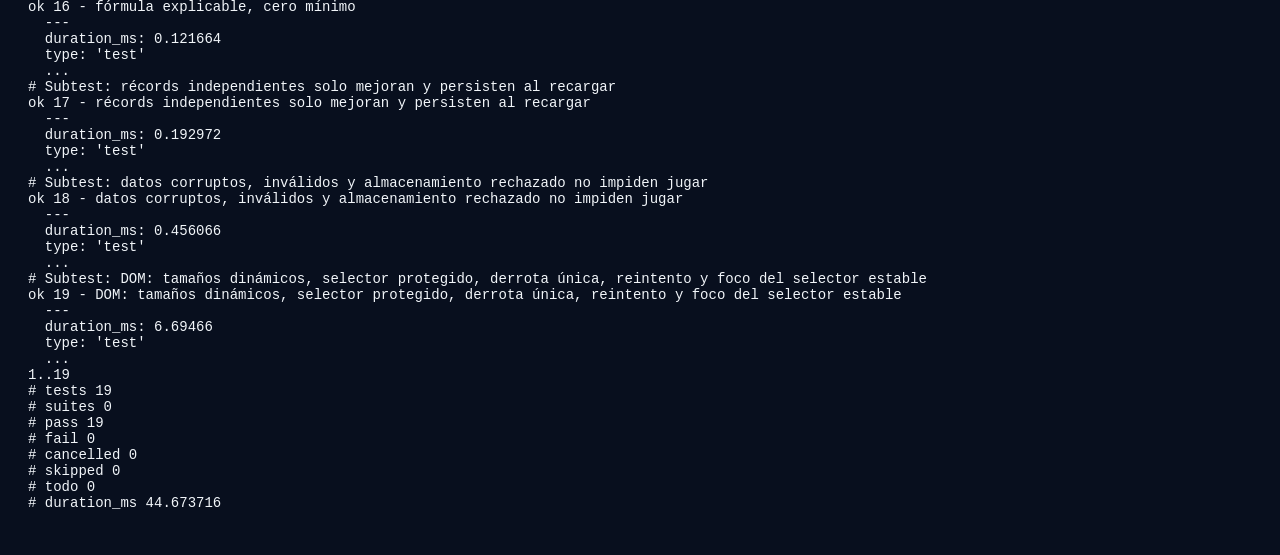
<file: docs/assets/contenido/evidencias/iteracion-03/pruebas-node.html>
<!doctype html><meta charset="utf-8"><title>Salida real de Node — Iteración 03</title><style>body{background:#080f1e;color:#f1f5f9;font:14px monospace;padding:20px}pre{white-space:pre-wrap}</style><h1>19 pruebas aprobadas / 0 fallos</h1><p>Salida real de node tests/game.test.cjs</p><pre>TAP version 13
# Subtest: 02: tablero reproducible de 16 piezas, inicialmente sin resolver
ok 1 - 02: tablero reproducible de 16 piezas, inicialmente sin resolver
  ---
  duration_ms: 3.165637
  type: &#x27;test&#x27;
  ...
# Subtest: 03 y 04: giro horario de 90 grados y un único movimiento
ok 2 - 03 y 04: giro horario de 90 grados y un único movimiento
  ---
  duration_ms: 0.327137
  type: &#x27;test&#x27;
  ...
# Subtest: 05 y 06: solo una conexión recíproca desde la fuente transmite energía
ok 3 - 05 y 06: solo una conexión recíproca desde la fuente transmite energía
  ---
  duration_ms: 0.474364
  type: &#x27;test&#x27;
  ...
# Subtest: 07: termina ante un circuito cerrado y no energiza ciclos aislados
ok 4 - 07: termina ante un circuito cerrado y no energiza ciclos aislados
  ---
  duration_ms: 0.42324
  type: &#x27;test&#x27;
  ...
# Subtest: 08: solución de 12 movimientos y bloqueo después de ganar
ok 5 - 08: solución de 12 movimientos y bloqueo después de ganar
  ---
  duration_ms: 0.412135
  type: &#x27;test&#x27;
  ...
# Subtest: 09 y 10: montaje, mensaje de victoria y reinicio mediante DOM simulado
ok 6 - 09 y 10: montaje, mensaje de victoria y reinicio mediante DOM simulado
  ---
  duration_ms: 9.935237
  type: &#x27;test&#x27;
  ...
# Subtest: rechaza tableros o piezas inválidos
ok 7 - rechaza tableros o piezas inválidos
  ---
  duration_ms: 0.50244
  type: &#x27;test&#x27;
  ...
# Subtest: nivel 1: 16 piezas, sin resolver y solución mediante giros válidos
ok 8 - nivel 1: 16 piezas, sin resolver y solución mediante giros válidos
  ---
  duration_ms: 0.619773
  type: &#x27;test&#x27;
  ...
# Subtest: nivel 2: 25 piezas, sin resolver y solución mediante giros válidos
ok 9 - nivel 2: 25 piezas, sin resolver y solución mediante giros válidos
  ---
  duration_ms: 1.922248
  type: &#x27;test&#x27;
  ...
# Subtest: nivel 3: 36 piezas, sin resolver y solución mediante giros válidos
ok 10 - nivel 3: 36 piezas, sin resolver y solución mediante giros válidos
  ---
  duration_ms: 2.823763
  type: &#x27;test&#x27;
  ...
# Subtest: reloj inactivo antes del primer giro válido, decremento real y un solo intervalo
ok 11 - reloj inactivo antes del primer giro válido, decremento real y un solo intervalo
  ---
  duration_ms: 0.660282
  type: &#x27;test&#x27;
  ...
# Subtest: ganar detiene el reloj, calcula puntos una sola vez y desbloquea
ok 12 - ganar detiene el reloj, calcula puntos una sola vez y desbloquea
  ---
  duration_ms: 0.40969
  type: &#x27;test&#x27;
  ...
# Subtest: agotamiento detiene reloj, bloquea giros y no concede puntos
ok 13 - agotamiento detiene reloj, bloquea giros y no concede puntos
  ---
  duration_ms: 0.168178
  type: &#x27;test&#x27;
  ...
# Subtest: un giro tras una pestaña suspendida comprueba el vencimiento antes de mover
ok 14 - un giro tras una pestaña suspendida comprueba el vencimiento antes de mover
  ---
  duration_ms: 0.221188
  type: &#x27;test&#x27;
  ...
# Subtest: cambiar nivel cancela el intervalo y los niveles bloqueados no se seleccionan
ok 15 - cambiar nivel cancela el intervalo y los niveles bloqueados no se seleccionan
  ---
  duration_ms: 1.316513
  type: &#x27;test&#x27;
  ...
# Subtest: fórmula explicable, cero mínimo
ok 16 - fórmula explicable, cero mínimo
  ---
  duration_ms: 0.121664
  type: &#x27;test&#x27;
  ...
# Subtest: récords independientes solo mejoran y persisten al recargar
ok 17 - récords independientes solo mejoran y persisten al recargar
  ---
  duration_ms: 0.192972
  type: &#x27;test&#x27;
  ...
# Subtest: datos corruptos, inválidos y almacenamiento rechazado no impiden jugar
ok 18 - datos corruptos, inválidos y almacenamiento rechazado no impiden jugar
  ---
  duration_ms: 0.456066
  type: &#x27;test&#x27;
  ...
# Subtest: DOM: tamaños dinámicos, selector protegido, derrota única, reintento y foco del selector estable
ok 19 - DOM: tamaños dinámicos, selector protegido, derrota única, reintento y foco del selector estable
  ---
  duration_ms: 6.69466
  type: &#x27;test&#x27;
  ...
1..19
# tests 19
# suites 0
# pass 19
# fail 0
# cancelled 0
# skipped 0
# todo 0
# duration_ms 44.673716
</pre>
</file>
<file: docs/web/portal/css/styles.css>
@font-face {
  font-family: "Lerased Signature";
  src: url("../../../assets/fuentes/firma.otf") format("opentype");
  font-display: swap;
}

:root {
  --ink: #0b1117;
  --panel: #111923;
  --panel-strong: #071019;
  --line: rgba(255, 255, 255, 0.12);
  --muted: #a7b3c3;
  --text: #f7f9fc;
  --heading: #ffffff;
  --blue: #173864;
  --blue-bright: #2b6cb0;
  --mint: #35c59f;
  --paper: #f4f7fb;
  --hero-overlay-a: rgba(11, 17, 23, 0.98);
  --hero-overlay-b: rgba(11, 17, 23, 0.78);
  --hero-overlay-c: rgba(11, 17, 23, 0.55);
  --hero-a: #173864;
  --hero-b: #0b1117;
  --hero-c: #153e5c;
  --section-alt: #0f1721;
  --code-text: #d7fbe8;
}

:root.light {
  --ink: #f5f8fc;
  --panel: #ffffff;
  --panel-strong: #eaf0f7;
  --line: rgba(23, 56, 100, 0.16);
  --muted: #526071;
  --text: #162231;
  --heading: #0b1117;
  --blue: #173864;
  --blue-bright: #2866a8;
  --mint: #0f9f7a;
  --paper: #ffffff;
  --hero-overlay-a: rgba(245, 248, 252, 0.96);
  --hero-overlay-b: rgba(245, 248, 252, 0.76);
  --hero-overlay-c: rgba(245, 248, 252, 0.42);
  --hero-a: #dcecff;
  --hero-b: #f5f8fc;
  --hero-c: #d9f6ee;
  --section-alt: #eaf0f7;
  --code-text: #164f3f;
}

html { scroll-behavior: smooth; }

body {
  color: var(--text);
  background: var(--ink);
  font-family: Inter, "Segoe UI", system-ui, sans-serif;
  overflow-x: hidden;
}

::view-transition-old(root), ::view-transition-new(root) { animation-duration: 180ms; animation-timing-function: ease; }

.navbar {
  background: color-mix(in srgb, var(--ink) 84%, transparent);
  border-bottom: 1px solid var(--line);
  backdrop-filter: blur(18px);
}

.navbar-brand {
  font-size: 0.9rem;
  letter-spacing: 0.08em;
  text-transform: uppercase;
}

.navbar-brand i { color: var(--mint); }
.navbar-toggler { border-color: var(--line); }
.navbar-toggler:focus { box-shadow: 0 0 0 0.2rem rgba(43, 108, 176, 0.22); }
.nav-link { color: #d8dee8; }
.light .nav-link { color: #425166; }
.nav-link:hover { color: #fff; }
.light .nav-link:hover { color: var(--blue); }

.theme-toggle {
  display: grid;
  place-items: center;
  width: 2.35rem;
  height: 2.35rem;
  color: var(--heading);
  border: 1px solid var(--line);
  border-radius: 50%;
  background: color-mix(in srgb, var(--panel) 80%, transparent);
}

.theme-toggle:hover {
  color: var(--mint);
  border-color: color-mix(in srgb, var(--mint) 60%, transparent);
}

.hero {
  position: relative;
  min-height: 86vh;
  overflow: hidden;
  background:
    linear-gradient(90deg, var(--hero-overlay-a) 0%, var(--hero-overlay-b) 58%, var(--hero-overlay-c) 100%),
    linear-gradient(135deg, var(--hero-a) 0%, var(--hero-b) 62%, var(--hero-c) 100%);
}

.hero::before {
  position: absolute;
  inset: 0;
  content: "";
  opacity: 0.13;
  background-image:
    linear-gradient(rgba(255, 255, 255, 0.22) 1px, transparent 1px),
    linear-gradient(90deg, rgba(255, 255, 255, 0.22) 1px, transparent 1px);
  background-size: 58px 58px;
}

.hero .container { position: relative; z-index: 2; }

.eyebrow, .section-kicker {
  color: var(--mint);
  font-size: 0.76rem;
  font-weight: 700;
  letter-spacing: 0.16em;
  text-transform: uppercase;
}

.eyebrow i {
  color: var(--mint);
  font-size: 0.55rem;
  filter: drop-shadow(0 0 6px var(--mint));
}

.hero h1 {
  max-width: 820px;
  line-height: 1.03;
  color: var(--heading);
}

.hero-copy, .section-copy {
  max-width: 680px;
  color: var(--muted);
  font-size: 1.08rem;
  line-height: 1.72;
}

.hero-copy code {
  color: var(--code-text);
  background: var(--panel);
  border-radius: 0.35rem;
  padding: 0.1rem 0.35rem;
}

.btn-primary {
  --bs-btn-bg: var(--blue-bright);
  --bs-btn-border-color: var(--blue-bright);
  --bs-btn-hover-bg: #3b82c4;
  --bs-btn-hover-border-color: #3b82c4;
  box-shadow: 0 10px 32px rgba(43, 108, 176, 0.28);
}

.btn-ghost {
  color: var(--heading);
  border: 1px solid var(--line);
  background: rgba(255, 255, 255, 0.04);
}

.btn-ghost:hover {
  color: var(--heading);
  border-color: rgba(255, 255, 255, 0.3);
  background: rgba(255, 255, 255, 0.1);
}

.hero-stats strong,
.hero-stats span {
  display: block;
}

.hero-stats strong {
  color: var(--heading);
  font-size: 1.35rem;
}

.hero-stats span {
  color: #93a1b3;
  font-size: 0.75rem;
  letter-spacing: 0.08em;
  text-transform: uppercase;
}

.section-block { background: var(--ink); }
.section-alt { background: #0f1721; }
.section-alt { background: var(--section-alt); }

.code-panel {
  display: grid;
  gap: 0.75rem;
  padding: 1.25rem;
  border: 1px solid var(--line);
  border-radius: 0.75rem;
  background: var(--panel);
}

.code-panel code {
  display: block;
  padding: 0.85rem 1rem;
  color: var(--code-text);
  border-radius: 0.5rem;
  background: var(--panel-strong);
  overflow-x: auto;
}

.info-card {
  height: 100%;
  padding: 1.35rem;
  border: 1px solid var(--line);
  border-radius: 0.5rem;
  background: var(--panel);
}

.info-card span {
  color: var(--mint);
  font-size: 0.74rem;
  font-weight: 700;
  letter-spacing: 0.12em;
  text-transform: uppercase;
}

.info-card h3 {
  margin: 0.45rem 0 0.65rem;
  color: var(--heading);
  font-size: 1.08rem;
}

.info-card p {
  margin: 0;
  color: var(--muted);
  line-height: 1.6;
}

.steps-list,
.trouble-list {
  display: grid;
  gap: 0.8rem;
}

.steps-list div,
.trouble-list article {
  border: 1px solid var(--line);
  border-radius: 0.5rem;
  background: var(--panel);
}

.steps-list div {
  display: grid;
  grid-template-columns: 2.8rem 1fr;
  align-items: center;
  gap: 0.9rem;
  padding: 0.85rem 1rem;
}

.steps-list strong {
  display: grid;
  place-items: center;
  width: 2.1rem;
  height: 2.1rem;
  color: #071019;
  border-radius: 50%;
  background: var(--mint);
}

.steps-list span {
  color: var(--heading);
  line-height: 1.5;
}

.trouble-list article {
  padding: 1rem 1.1rem;
}

.trouble-list h3 {
  margin: 0 0 0.35rem;
  color: var(--heading);
  font-size: 1rem;
}

.quick-check {
  display: flex;
  flex-wrap: wrap;
  gap: 0.7rem;
}

.quick-check span,
.note-panel {
  color: var(--text);
  border: 1px solid var(--line);
  background: color-mix(in srgb, var(--panel) 82%, transparent);
}

.quick-check span {
  display: inline-flex;
  align-items: center;
  gap: 0.45rem;
  padding: 0.5rem 0.75rem;
  border-radius: 999px;
  font-size: 0.9rem;
}

.quick-check i,
.note-panel i {
  color: var(--mint);
}

.note-panel {
  display: flex;
  align-items: flex-start;
  gap: 0.85rem;
  padding: 1rem 1.1rem;
  border-radius: 0.5rem;
}

.note-panel p {
  margin: 0;
  color: var(--muted);
  line-height: 1.55;
}

.trouble-list p {
  margin: 0;
  color: var(--muted);
  line-height: 1.55;
}

.site-footer {
  position: relative;
  color: var(--muted);
  border-top: 1px solid var(--line);
  background:
    radial-gradient(circle at 12% 0%, color-mix(in srgb, var(--mint) 12%, transparent), transparent 30rem),
    linear-gradient(180deg, color-mix(in srgb, var(--panel) 58%, transparent), transparent 70%),
    var(--ink);
  font-size: 0.9rem;
  overflow: hidden;
}

.site-footer::before {
  position: absolute;
  top: -1px;
  left: 50%;
  width: min(72rem, calc(100% - 2rem));
  height: 1px;
  content: "";
  transform: translateX(-50%);
  background: linear-gradient(90deg, transparent, color-mix(in srgb, var(--mint) 64%, transparent), transparent);
}

.footer-inner {
  display: grid;
  grid-template-columns: minmax(18rem, 0.9fr) minmax(20rem, 1.1fr);
  align-items: end;
  gap: 2rem 3rem;
  padding-top: 2.6rem;
  padding-bottom: 1.2rem;
}

.footer-signature,
.footer-connect,
.footer-bottom {
  min-width: 0;
}

.footer-signature {
  display: grid;
  gap: 0.5rem;
}

.footer-kicker {
  color: var(--mint);
  font-size: 0.74rem;
  font-weight: 800;
  letter-spacing: 0.14em;
  text-transform: uppercase;
}

.signature-name {
  width: fit-content;
  font-family: "Lerased Signature", cursive;
  color: var(--heading);
  font-size: clamp(2.6rem, 5vw, 4.35rem);
  line-height: 0.9;
  text-decoration: none;
  white-space: nowrap;
}

.signature-name:hover {
  color: var(--mint);
}

.footer-signature p {
  max-width: 33rem;
  margin: 0;
  color: var(--muted);
  line-height: 1.65;
}

.footer-connect {
  display: grid;
  gap: 0.75rem;
  justify-items: end;
}

.connect-label {
  color: var(--heading);
  font-size: 0.78rem;
  font-weight: 800;
  letter-spacing: 0.12em;
  text-transform: uppercase;
}

.social-links {
  display: grid;
  grid-template-columns: repeat(3, minmax(7.4rem, 1fr));
  gap: 0.55rem;
  width: min(100%, 27rem);
}

.social-links a {
  display: inline-flex;
  align-items: center;
  justify-content: flex-start;
  gap: 0.55rem;
  min-height: 2.45rem;
  padding: 0 0.85rem;
  color: var(--text);
  border: 1px solid var(--line);
  border-radius: 999px;
  background: color-mix(in srgb, var(--panel) 82%, transparent);
  font-size: 0.82rem;
  font-weight: 700;
  text-decoration: none;
  transition: color 0.18s ease, border-color 0.18s ease, transform 0.18s ease, background 0.18s ease;
}

.social-links i {
  width: 1rem;
  color: var(--mint);
  text-align: center;
}

.social-links a:hover {
  color: var(--heading);
  border-color: color-mix(in srgb, var(--mint) 60%, transparent);
  background: color-mix(in srgb, var(--mint) 10%, var(--panel));
  transform: translateY(-1px);
}

.social-links a:focus-visible {
  outline: 2px solid color-mix(in srgb, var(--mint) 70%, transparent);
  outline-offset: 3px;
}

.footer-bottom {
  grid-column: 1 / -1;
  display: flex;
  flex-wrap: wrap;
  justify-content: space-between;
  gap: 0.6rem 1rem;
  padding-top: 1.2rem;
  border-top: 1px solid var(--line);
  color: color-mix(in srgb, var(--muted) 82%, transparent);
  font-size: 0.78rem;
}

@media (max-width: 991.98px) {
  .navbar-collapse { padding: 1rem 0 0.5rem; }
  .navbar-nav { align-items: stretch !important; }
  .navbar-nav .btn { width: 100%; margin-top: 0.35rem; }

}

@media (max-width: 575.98px) {
  .hero .container,
  .section-block .container {
    padding-right: 1.1rem;
    padding-left: 1.1rem;
  }



  .hero h1 {
    font-size: 2.65rem;
    line-height: 1.08;
  }

  .hero-copy,
  .section-copy {
    font-size: 1rem;
    line-height: 1.65;
  }

  .hero .btn-lg {
    width: 100%;
    padding: 0.8rem 1.1rem;
    font-size: 1rem;
  }

  .hero-stats {
    display: grid !important;
    grid-template-columns: repeat(2, 1fr);
  }

  .hero-stats div:last-child { grid-column: 1 / -1; }
  .display-6 { font-size: 2rem; }
  .footer-inner {
    grid-template-columns: 1fr;
    align-items: start;
    gap: 1.6rem;
    padding-top: 2.1rem;
  }

  .footer-connect {
    justify-items: start;
  }

  .social-links {
    grid-template-columns: repeat(2, minmax(0, 1fr));
    width: 100%;
  }

  .signature-name {
    font-size: 3rem;
    white-space: normal;
  }
}

@media (max-width: 380px) {
  .social-links {
    grid-template-columns: 1fr;
  }
}

@media (prefers-reduced-motion: reduce) {
  html { scroll-behavior: auto; }
}

/* Portal: navegación, comandos y vistas previas locales. */
:root { color-scheme: dark; }
:root.light { color-scheme: light; }
main { outline: none; }
[id] { scroll-margin-top: 96px; }
a { color: #7cb5ed; }
.light a { color: #245d99; }
a:hover { color: var(--heading); }
.skip-link { position: fixed; left: 16px; top: 8px; z-index: 2000; padding: 12px 18px; background: var(--panel); color: var(--heading); border: 2px solid var(--blue-bright); border-radius: 8px; transform: translateY(-180%); }
.skip-link:focus { transform: translateY(0); }
:where(a, button, select, summary):focus-visible { outline: 3px solid var(--blue-bright); outline-offset: 4px; }
.nav-link.active { color: var(--heading) !important; font-weight: 700; box-shadow: inset 0 -2px var(--mint); }
.light .navbar-brand { color: var(--heading); }
.hero-layout { padding-top: 120px; padding-bottom: 72px; min-height: 86vh; }
.hero h1 { font-size: clamp(2.7rem, 4.5vw, 4.4rem); line-height: 1.08; max-width: 750px; }
.entregables-secundarios { display: flex; flex-wrap: wrap; gap: 10px 18px; align-items: center; font-size: .94rem; }
.entregables-secundarios > span { color: var(--muted); }
.entregables-secundarios a { text-underline-offset: 4px; }
.vistas-previas { position: relative; max-width: 470px; min-height: 455px; margin: 0 auto; padding: 0 0 80px; }
.vistas-previas figure { margin: 0; padding: 8px; background: var(--panel); border: 1px solid var(--line); border-radius: 14px; box-shadow: 0 22px 55px #0003; }
.vistas-previas img { width: 100%; height: auto; display: block; border-radius: 7px; }
.vistas-previas figcaption { padding: 10px 5px 3px; font-size: .76rem; color: var(--text); }
.preview-reporte { width: 64%; }
.preview-presentacion { position: absolute; right: 0; bottom: 0; width: 78%; }
.preview-nota { text-align: center; font-size: .78rem; color: var(--muted); margin: 18px auto 0; max-width: 420px; }
.sistema-selector { display: flex; align-items: center; flex-wrap: wrap; gap: 12px; }
.sistema-selector label { color: var(--heading); font-weight: 600; }
.sistema-selector select { width: auto; min-width: 220px; background-color: var(--panel); color: var(--text); border-color: var(--line); }
.sistema-selector > span { color: var(--muted); font-size: .86rem; }
.command-row { display: flex; min-width: 0; gap: 10px; align-items: center; }
.code-panel .command-row code { flex: 1; min-width: 0; white-space: pre-wrap; overflow-wrap: anywhere; }
.copy-command { padding: 9px 12px; flex-shrink: 0; min-width: 76px; color: var(--heading); border: 1px solid var(--line); background: var(--panel-strong); border-radius: 7px; font-size: .82rem; }
.copy-command:hover { border-color: var(--mint); }
.clipboard-fallback { position: fixed; top: 0; left: -9999px; }
.grupo-archivos { font-size: 1.15rem; margin: 18px 0; color: var(--heading); }
.info-card h3 { overflow-wrap: anywhere; }
.arbol-carpetas { padding: 20px; background: var(--panel); border: 1px solid var(--line); border-radius: 10px; }
.arbol-carpetas summary { color: var(--heading); font-weight: 600; cursor: pointer; }
.arbol-carpetas pre { margin: 20px 0 0; font-size: .85rem; color: var(--muted); line-height: 1.8; }
.documentacion-links { display: flex; flex-wrap: wrap; gap: 12px 24px; }
#clonar code { overflow-wrap: anywhere; }
#clonar .table { --bs-table-bg: transparent; --bs-table-color: var(--text); --bs-table-border-color: var(--line); }
#clonar .table th, #clonar .table td { padding: 12px; }
.hero-stats span { color: var(--muted); }
@media (max-width: 991.98px) {
  .hero-layout { padding-top: 100px; }
  .vistas-previas { min-height: 380px; max-width: 390px; margin-top: 10px; }
  .footer-inner { grid-template-columns: minmax(0, 1fr) minmax(0, 1fr); gap: 24px; }
  .social-links { grid-template-columns: repeat(2, minmax(0, 1fr)); }
  .social-links a { padding: 0 10px; }
}
@media (max-width: 575.98px) {
  .section-block .container.py-5 { padding-top: 1.5rem !important; padding-bottom: 1.5rem !important; }
  .sistema-selector select { width: 100%; min-width: 0; }
  .nav-link { min-height: 44px; display: flex; align-items: center; }
  .theme-toggle { width: 44px; height: 44px; }
  #clonar .table { font-size: .9rem; }
  #clonar .table th, #clonar .table td { padding: 10px 6px; }
  .hero-layout { padding-top: 100px; padding-bottom: 48px; }
  .vistas-previas { min-height: 340px; max-width: 340px; }
  .footer-inner { grid-template-columns: 1fr; }
  .command-row { align-items: stretch; flex-direction: column; }
  .copy-command { align-self: flex-end; min-height: 40px; }
  .hero-stats { grid-template-columns: repeat(3, minmax(0, 1fr)); gap: 14px !important; }
  .hero-stats div:last-child { grid-column: auto; }
  .hero-stats strong { font-size: 1.05rem; }
}
@media (prefers-reduced-motion: reduce) {
  *, *::before, *::after { scroll-behavior: auto !important; animation: none !important; transition: none !important; }
  ::view-transition-old(root), ::view-transition-new(root) { animation: none !important; }
}

.light .btn-primary { color: #fff; }
.preview-reporte { display: flex; flex-direction: column; }
.preview-reporte figcaption { order: -1; padding: 3px 5px 10px; }
</file>
<file: docs/vendor/fontawesome/css/solid.min.css>
/*!
 * Font Awesome Free 6.7.2 by @fontawesome - https://fontawesome.com
 * License - https://fontawesome.com/license/free (Icons: CC BY 4.0, Fonts: SIL OFL 1.1, Code: MIT License)
 * Copyright 2024 Fonticons, Inc.
 */
:host,:root{--fa-style-family-classic:"Font Awesome 6 Free";--fa-font-solid:normal 900 1em/1 "Font Awesome 6 Free"}@font-face{font-family:"Font Awesome 6 Free";font-style:normal;font-weight:900;font-display:block;src:url(../webfonts/fa-solid-900.woff2) format("woff2"),url(../webfonts/fa-solid-900.ttf) format("truetype")}.fa-solid,.fas{font-weight:900}
</file>
<file: docs/vendor/fontawesome/css/brands.min.css>
/*!
 * Font Awesome Free 6.7.2 by @fontawesome - https://fontawesome.com
 * License - https://fontawesome.com/license/free (Icons: CC BY 4.0, Fonts: SIL OFL 1.1, Code: MIT License)
 * Copyright 2024 Fonticons, Inc.
 */
:host,:root{--fa-style-family-brands:"Font Awesome 6 Brands";--fa-font-brands:normal 400 1em/1 "Font Awesome 6 Brands"}@font-face{font-family:"Font Awesome 6 Brands";font-style:normal;font-weight:400;font-display:block;src:url(../webfonts/fa-brands-400.woff2) format("woff2"),url(../webfonts/fa-brands-400.ttf) format("truetype")}.fa-brands,.fab{font-weight:400}.fa-monero{--fa:"\f3d0"}.fa-hooli{--fa:"\f427"}.fa-yelp{--fa:"\f1e9"}.fa-cc-visa{--fa:"\f1f0"}.fa-lastfm{--fa:"\f202"}.fa-shopware{--fa:"\f5b5"}.fa-creative-commons-nc{--fa:"\f4e8"}.fa-aws{--fa:"\f375"}.fa-redhat{--fa:"\f7bc"}.fa-yoast{--fa:"\f2b1"}.fa-cloudflare{--fa:"\e07d"}.fa-ups{--fa:"\f7e0"}.fa-pixiv{--fa:"\e640"}.fa-wpexplorer{--fa:"\f2de"}.fa-dyalog{--fa:"\f399"}.fa-bity{--fa:"\f37a"}.fa-stackpath{--fa:"\f842"}.fa-buysellads{--fa:"\f20d"}.fa-first-order{--fa:"\f2b0"}.fa-modx{--fa:"\f285"}.fa-guilded{--fa:"\e07e"}.fa-vnv{--fa:"\f40b"}.fa-js-square,.fa-square-js{--fa:"\f3b9"}.fa-microsoft{--fa:"\f3ca"}.fa-qq{--fa:"\f1d6"}.fa-orcid{--fa:"\f8d2"}.fa-java{--fa:"\f4e4"}.fa-invision{--fa:"\f7b0"}.fa-creative-commons-pd-alt{--fa:"\f4ed"}.fa-centercode{--fa:"\f380"}.fa-glide-g{--fa:"\f2a6"}.fa-drupal{--fa:"\f1a9"}.fa-jxl{--fa:"\e67b"}.fa-dart-lang{--fa:"\e693"}.fa-hire-a-helper{--fa:"\f3b0"}.fa-creative-commons-by{--fa:"\f4e7"}.fa-unity{--fa:"\e049"}.fa-whmcs{--fa:"\f40d"}.fa-rocketchat{--fa:"\f3e8"}.fa-vk{--fa:"\f189"}.fa-untappd{--fa:"\f405"}.fa-mailchimp{--fa:"\f59e"}.fa-css3-alt{--fa:"\f38b"}.fa-reddit-square,.fa-square-reddit{--fa:"\f1a2"}.fa-vimeo-v{--fa:"\f27d"}.fa-contao{--fa:"\f26d"}.fa-square-font-awesome{--fa:"\e5ad"}.fa-deskpro{--fa:"\f38f"}.fa-brave{--fa:"\e63c"}.fa-sistrix{--fa:"\f3ee"}.fa-instagram-square,.fa-square-instagram{--fa:"\e055"}.fa-battle-net{--fa:"\f835"}.fa-the-red-yeti{--fa:"\f69d"}.fa-hacker-news-square,.fa-square-hacker-news{--fa:"\f3af"}.fa-edge{--fa:"\f282"}.fa-threads{--fa:"\e618"}.fa-napster{--fa:"\f3d2"}.fa-snapchat-square,.fa-square-snapchat{--fa:"\f2ad"}.fa-google-plus-g{--fa:"\f0d5"}.fa-artstation{--fa:"\f77a"}.fa-markdown{--fa:"\f60f"}.fa-sourcetree{--fa:"\f7d3"}.fa-google-plus{--fa:"\f2b3"}.fa-diaspora{--fa:"\f791"}.fa-foursquare{--fa:"\f180"}.fa-stack-overflow{--fa:"\f16c"}.fa-github-alt{--fa:"\f113"}.fa-phoenix-squadron{--fa:"\f511"}.fa-pagelines{--fa:"\f18c"}.fa-algolia{--fa:"\f36c"}.fa-red-river{--fa:"\f3e3"}.fa-creative-commons-sa{--fa:"\f4ef"}.fa-safari{--fa:"\f267"}.fa-google{--fa:"\f1a0"}.fa-font-awesome-alt,.fa-square-font-awesome-stroke{--fa:"\f35c"}.fa-atlassian{--fa:"\f77b"}.fa-linkedin-in{--fa:"\f0e1"}.fa-digital-ocean{--fa:"\f391"}.fa-nimblr{--fa:"\f5a8"}.fa-chromecast{--fa:"\f838"}.fa-evernote{--fa:"\f839"}.fa-hacker-news{--fa:"\f1d4"}.fa-creative-commons-sampling{--fa:"\f4f0"}.fa-adversal{--fa:"\f36a"}.fa-creative-commons{--fa:"\f25e"}.fa-watchman-monitoring{--fa:"\e087"}.fa-fonticons{--fa:"\f280"}.fa-weixin{--fa:"\f1d7"}.fa-shirtsinbulk{--fa:"\f214"}.fa-codepen{--fa:"\f1cb"}.fa-git-alt{--fa:"\f841"}.fa-lyft{--fa:"\f3c3"}.fa-rev{--fa:"\f5b2"}.fa-windows{--fa:"\f17a"}.fa-wizards-of-the-coast{--fa:"\f730"}.fa-square-viadeo,.fa-viadeo-square{--fa:"\f2aa"}.fa-meetup{--fa:"\f2e0"}.fa-centos{--fa:"\f789"}.fa-adn{--fa:"\f170"}.fa-cloudsmith{--fa:"\f384"}.fa-opensuse{--fa:"\e62b"}.fa-pied-piper-alt{--fa:"\f1a8"}.fa-dribbble-square,.fa-square-dribbble{--fa:"\f397"}.fa-codiepie{--fa:"\f284"}.fa-node{--fa:"\f419"}.fa-mix{--fa:"\f3cb"}.fa-steam{--fa:"\f1b6"}.fa-cc-apple-pay{--fa:"\f416"}.fa-scribd{--fa:"\f28a"}.fa-debian{--fa:"\e60b"}.fa-openid{--fa:"\f19b"}.fa-instalod{--fa:"\e081"}.fa-files-pinwheel{--fa:"\e69f"}.fa-expeditedssl{--fa:"\f23e"}.fa-sellcast{--fa:"\f2da"}.fa-square-twitter,.fa-twitter-square{--fa:"\f081"}.fa-r-project{--fa:"\f4f7"}.fa-delicious{--fa:"\f1a5"}.fa-freebsd{--fa:"\f3a4"}.fa-vuejs{--fa:"\f41f"}.fa-accusoft{--fa:"\f369"}.fa-ioxhost{--fa:"\f208"}.fa-fonticons-fi{--fa:"\f3a2"}.fa-app-store{--fa:"\f36f"}.fa-cc-mastercard{--fa:"\f1f1"}.fa-itunes-note{--fa:"\f3b5"}.fa-golang{--fa:"\e40f"}.fa-kickstarter,.fa-square-kickstarter{--fa:"\f3bb"}.fa-grav{--fa:"\f2d6"}.fa-weibo{--fa:"\f18a"}.fa-uncharted{--fa:"\e084"}.fa-firstdraft{--fa:"\f3a1"}.fa-square-youtube,.fa-youtube-square{--fa:"\f431"}.fa-wikipedia-w{--fa:"\f266"}.fa-rendact,.fa-wpressr{--fa:"\f3e4"}.fa-angellist{--fa:"\f209"}.fa-galactic-republic{--fa:"\f50c"}.fa-nfc-directional{--fa:"\e530"}.fa-skype{--fa:"\f17e"}.fa-joget{--fa:"\f3b7"}.fa-fedora{--fa:"\f798"}.fa-stripe-s{--fa:"\f42a"}.fa-meta{--fa:"\e49b"}.fa-laravel{--fa:"\f3bd"}.fa-hotjar{--fa:"\f3b1"}.fa-bluetooth-b{--fa:"\f294"}.fa-square-letterboxd{--fa:"\e62e"}.fa-sticker-mule{--fa:"\f3f7"}.fa-creative-commons-zero{--fa:"\f4f3"}.fa-hips{--fa:"\f452"}.fa-css{--fa:"\e6a2"}.fa-behance{--fa:"\f1b4"}.fa-reddit{--fa:"\f1a1"}.fa-discord{--fa:"\f392"}.fa-chrome{--fa:"\f268"}.fa-app-store-ios{--fa:"\f370"}.fa-cc-discover{--fa:"\f1f2"}.fa-wpbeginner{--fa:"\f297"}.fa-confluence{--fa:"\f78d"}.fa-shoelace{--fa:"\e60c"}.fa-mdb{--fa:"\f8ca"}.fa-dochub{--fa:"\f394"}.fa-accessible-icon{--fa:"\f368"}.fa-ebay{--fa:"\f4f4"}.fa-amazon{--fa:"\f270"}.fa-unsplash{--fa:"\e07c"}.fa-yarn{--fa:"\f7e3"}.fa-square-steam,.fa-steam-square{--fa:"\f1b7"}.fa-500px{--fa:"\f26e"}.fa-square-vimeo,.fa-vimeo-square{--fa:"\f194"}.fa-asymmetrik{--fa:"\f372"}.fa-font-awesome,.fa-font-awesome-flag,.fa-font-awesome-logo-full{--fa:"\f2b4"}.fa-gratipay{--fa:"\f184"}.fa-apple{--fa:"\f179"}.fa-hive{--fa:"\e07f"}.fa-gitkraken{--fa:"\f3a6"}.fa-keybase{--fa:"\f4f5"}.fa-apple-pay{--fa:"\f415"}.fa-padlet{--fa:"\e4a0"}.fa-amazon-pay{--fa:"\f42c"}.fa-github-square,.fa-square-github{--fa:"\f092"}.fa-stumbleupon{--fa:"\f1a4"}.fa-fedex{--fa:"\f797"}.fa-phoenix-framework{--fa:"\f3dc"}.fa-shopify{--fa:"\e057"}.fa-neos{--fa:"\f612"}.fa-square-threads{--fa:"\e619"}.fa-hackerrank{--fa:"\f5f7"}.fa-researchgate{--fa:"\f4f8"}.fa-swift{--fa:"\f8e1"}.fa-angular{--fa:"\f420"}.fa-speakap{--fa:"\f3f3"}.fa-angrycreative{--fa:"\f36e"}.fa-y-combinator{--fa:"\f23b"}.fa-empire{--fa:"\f1d1"}.fa-envira{--fa:"\f299"}.fa-google-scholar{--fa:"\e63b"}.fa-gitlab-square,.fa-square-gitlab{--fa:"\e5ae"}.fa-studiovinari{--fa:"\f3f8"}.fa-pied-piper{--fa:"\f2ae"}.fa-wordpress{--fa:"\f19a"}.fa-product-hunt{--fa:"\f288"}.fa-firefox{--fa:"\f269"}.fa-linode{--fa:"\f2b8"}.fa-goodreads{--fa:"\f3a8"}.fa-odnoklassniki-square,.fa-square-odnoklassniki{--fa:"\f264"}.fa-jsfiddle{--fa:"\f1cc"}.fa-sith{--fa:"\f512"}.fa-themeisle{--fa:"\f2b2"}.fa-page4{--fa:"\f3d7"}.fa-hashnode{--fa:"\e499"}.fa-react{--fa:"\f41b"}.fa-cc-paypal{--fa:"\f1f4"}.fa-squarespace{--fa:"\f5be"}.fa-cc-stripe{--fa:"\f1f5"}.fa-creative-commons-share{--fa:"\f4f2"}.fa-bitcoin{--fa:"\f379"}.fa-keycdn{--fa:"\f3ba"}.fa-opera{--fa:"\f26a"}.fa-itch-io{--fa:"\f83a"}.fa-umbraco{--fa:"\f8e8"}.fa-galactic-senate{--fa:"\f50d"}.fa-ubuntu{--fa:"\f7df"}.fa-draft2digital{--fa:"\f396"}.fa-stripe{--fa:"\f429"}.fa-houzz{--fa:"\f27c"}.fa-gg{--fa:"\f260"}.fa-dhl{--fa:"\f790"}.fa-pinterest-square,.fa-square-pinterest{--fa:"\f0d3"}.fa-xing{--fa:"\f168"}.fa-blackberry{--fa:"\f37b"}.fa-creative-commons-pd{--fa:"\f4ec"}.fa-playstation{--fa:"\f3df"}.fa-quinscape{--fa:"\f459"}.fa-less{--fa:"\f41d"}.fa-blogger-b{--fa:"\f37d"}.fa-opencart{--fa:"\f23d"}.fa-vine{--fa:"\f1ca"}.fa-signal-messenger{--fa:"\e663"}.fa-paypal{--fa:"\f1ed"}.fa-gitlab{--fa:"\f296"}.fa-typo3{--fa:"\f42b"}.fa-reddit-alien{--fa:"\f281"}.fa-yahoo{--fa:"\f19e"}.fa-dailymotion{--fa:"\e052"}.fa-affiliatetheme{--fa:"\f36b"}.fa-pied-piper-pp{--fa:"\f1a7"}.fa-bootstrap{--fa:"\f836"}.fa-odnoklassniki{--fa:"\f263"}.fa-nfc-symbol{--fa:"\e531"}.fa-mintbit{--fa:"\e62f"}.fa-ethereum{--fa:"\f42e"}.fa-speaker-deck{--fa:"\f83c"}.fa-creative-commons-nc-eu{--fa:"\f4e9"}.fa-patreon{--fa:"\f3d9"}.fa-avianex{--fa:"\f374"}.fa-ello{--fa:"\f5f1"}.fa-gofore{--fa:"\f3a7"}.fa-bimobject{--fa:"\f378"}.fa-brave-reverse{--fa:"\e63d"}.fa-facebook-f{--fa:"\f39e"}.fa-google-plus-square,.fa-square-google-plus{--fa:"\f0d4"}.fa-web-awesome{--fa:"\e682"}.fa-mandalorian{--fa:"\f50f"}.fa-first-order-alt{--fa:"\f50a"}.fa-osi{--fa:"\f41a"}.fa-google-wallet{--fa:"\f1ee"}.fa-d-and-d-beyond{--fa:"\f6ca"}.fa-periscope{--fa:"\f3da"}.fa-fulcrum{--fa:"\f50b"}.fa-cloudscale{--fa:"\f383"}.fa-forumbee{--fa:"\f211"}.fa-mizuni{--fa:"\f3cc"}.fa-schlix{--fa:"\f3ea"}.fa-square-xing,.fa-xing-square{--fa:"\f169"}.fa-bandcamp{--fa:"\f2d5"}.fa-wpforms{--fa:"\f298"}.fa-cloudversify{--fa:"\f385"}.fa-usps{--fa:"\f7e1"}.fa-megaport{--fa:"\f5a3"}.fa-magento{--fa:"\f3c4"}.fa-spotify{--fa:"\f1bc"}.fa-optin-monster{--fa:"\f23c"}.fa-fly{--fa:"\f417"}.fa-square-bluesky{--fa:"\e6a3"}.fa-aviato{--fa:"\f421"}.fa-itunes{--fa:"\f3b4"}.fa-cuttlefish{--fa:"\f38c"}.fa-blogger{--fa:"\f37c"}.fa-flickr{--fa:"\f16e"}.fa-viber{--fa:"\f409"}.fa-soundcloud{--fa:"\f1be"}.fa-digg{--fa:"\f1a6"}.fa-tencent-weibo{--fa:"\f1d5"}.fa-letterboxd{--fa:"\e62d"}.fa-symfony{--fa:"\f83d"}.fa-maxcdn{--fa:"\f136"}.fa-etsy{--fa:"\f2d7"}.fa-facebook-messenger{--fa:"\f39f"}.fa-audible{--fa:"\f373"}.fa-think-peaks{--fa:"\f731"}.fa-bilibili{--fa:"\e3d9"}.fa-erlang{--fa:"\f39d"}.fa-x-twitter{--fa:"\e61b"}.fa-cotton-bureau{--fa:"\f89e"}.fa-dashcube{--fa:"\f210"}.fa-42-group,.fa-innosoft{--fa:"\e080"}.fa-stack-exchange{--fa:"\f18d"}.fa-elementor{--fa:"\f430"}.fa-pied-piper-square,.fa-square-pied-piper{--fa:"\e01e"}.fa-creative-commons-nd{--fa:"\f4eb"}.fa-palfed{--fa:"\f3d8"}.fa-superpowers{--fa:"\f2dd"}.fa-resolving{--fa:"\f3e7"}.fa-xbox{--fa:"\f412"}.fa-square-web-awesome-stroke{--fa:"\e684"}.fa-searchengin{--fa:"\f3eb"}.fa-tiktok{--fa:"\e07b"}.fa-facebook-square,.fa-square-facebook{--fa:"\f082"}.fa-renren{--fa:"\f18b"}.fa-linux{--fa:"\f17c"}.fa-glide{--fa:"\f2a5"}.fa-linkedin{--fa:"\f08c"}.fa-hubspot{--fa:"\f3b2"}.fa-deploydog{--fa:"\f38e"}.fa-twitch{--fa:"\f1e8"}.fa-flutter{--fa:"\e694"}.fa-ravelry{--fa:"\f2d9"}.fa-mixer{--fa:"\e056"}.fa-lastfm-square,.fa-square-lastfm{--fa:"\f203"}.fa-vimeo{--fa:"\f40a"}.fa-mendeley{--fa:"\f7b3"}.fa-uniregistry{--fa:"\f404"}.fa-figma{--fa:"\f799"}.fa-creative-commons-remix{--fa:"\f4ee"}.fa-cc-amazon-pay{--fa:"\f42d"}.fa-dropbox{--fa:"\f16b"}.fa-instagram{--fa:"\f16d"}.fa-cmplid{--fa:"\e360"}.fa-upwork{--fa:"\e641"}.fa-facebook{--fa:"\f09a"}.fa-gripfire{--fa:"\f3ac"}.fa-jedi-order{--fa:"\f50e"}.fa-uikit{--fa:"\f403"}.fa-fort-awesome-alt{--fa:"\f3a3"}.fa-phabricator{--fa:"\f3db"}.fa-ussunnah{--fa:"\f407"}.fa-earlybirds{--fa:"\f39a"}.fa-trade-federation{--fa:"\f513"}.fa-autoprefixer{--fa:"\f41c"}.fa-whatsapp{--fa:"\f232"}.fa-square-upwork{--fa:"\e67c"}.fa-slideshare{--fa:"\f1e7"}.fa-google-play{--fa:"\f3ab"}.fa-viadeo{--fa:"\f2a9"}.fa-line{--fa:"\f3c0"}.fa-google-drive{--fa:"\f3aa"}.fa-servicestack{--fa:"\f3ec"}.fa-simplybuilt{--fa:"\f215"}.fa-bitbucket{--fa:"\f171"}.fa-imdb{--fa:"\f2d8"}.fa-deezer{--fa:"\e077"}.fa-raspberry-pi{--fa:"\f7bb"}.fa-jira{--fa:"\f7b1"}.fa-docker{--fa:"\f395"}.fa-screenpal{--fa:"\e570"}.fa-bluetooth{--fa:"\f293"}.fa-gitter{--fa:"\f426"}.fa-d-and-d{--fa:"\f38d"}.fa-microblog{--fa:"\e01a"}.fa-cc-diners-club{--fa:"\f24c"}.fa-gg-circle{--fa:"\f261"}.fa-pied-piper-hat{--fa:"\f4e5"}.fa-kickstarter-k{--fa:"\f3bc"}.fa-yandex{--fa:"\f413"}.fa-readme{--fa:"\f4d5"}.fa-html5{--fa:"\f13b"}.fa-sellsy{--fa:"\f213"}.fa-square-web-awesome{--fa:"\e683"}.fa-sass{--fa:"\f41e"}.fa-wirsindhandwerk,.fa-wsh{--fa:"\e2d0"}.fa-buromobelexperte{--fa:"\f37f"}.fa-salesforce{--fa:"\f83b"}.fa-octopus-deploy{--fa:"\e082"}.fa-medapps{--fa:"\f3c6"}.fa-ns8{--fa:"\f3d5"}.fa-pinterest-p{--fa:"\f231"}.fa-apper{--fa:"\f371"}.fa-fort-awesome{--fa:"\f286"}.fa-waze{--fa:"\f83f"}.fa-bluesky{--fa:"\e671"}.fa-cc-jcb{--fa:"\f24b"}.fa-snapchat,.fa-snapchat-ghost{--fa:"\f2ab"}.fa-fantasy-flight-games{--fa:"\f6dc"}.fa-rust{--fa:"\e07a"}.fa-wix{--fa:"\f5cf"}.fa-behance-square,.fa-square-behance{--fa:"\f1b5"}.fa-supple{--fa:"\f3f9"}.fa-webflow{--fa:"\e65c"}.fa-rebel{--fa:"\f1d0"}.fa-css3{--fa:"\f13c"}.fa-staylinked{--fa:"\f3f5"}.fa-kaggle{--fa:"\f5fa"}.fa-space-awesome{--fa:"\e5ac"}.fa-deviantart{--fa:"\f1bd"}.fa-cpanel{--fa:"\f388"}.fa-goodreads-g{--fa:"\f3a9"}.fa-git-square,.fa-square-git{--fa:"\f1d2"}.fa-square-tumblr,.fa-tumblr-square{--fa:"\f174"}.fa-trello{--fa:"\f181"}.fa-creative-commons-nc-jp{--fa:"\f4ea"}.fa-get-pocket{--fa:"\f265"}.fa-perbyte{--fa:"\e083"}.fa-grunt{--fa:"\f3ad"}.fa-weebly{--fa:"\f5cc"}.fa-connectdevelop{--fa:"\f20e"}.fa-leanpub{--fa:"\f212"}.fa-black-tie{--fa:"\f27e"}.fa-themeco{--fa:"\f5c6"}.fa-python{--fa:"\f3e2"}.fa-android{--fa:"\f17b"}.fa-bots{--fa:"\e340"}.fa-free-code-camp{--fa:"\f2c5"}.fa-hornbill{--fa:"\f592"}.fa-js{--fa:"\f3b8"}.fa-ideal{--fa:"\e013"}.fa-git{--fa:"\f1d3"}.fa-dev{--fa:"\f6cc"}.fa-sketch{--fa:"\f7c6"}.fa-yandex-international{--fa:"\f414"}.fa-cc-amex{--fa:"\f1f3"}.fa-uber{--fa:"\f402"}.fa-github{--fa:"\f09b"}.fa-php{--fa:"\f457"}.fa-alipay{--fa:"\f642"}.fa-youtube{--fa:"\f167"}.fa-skyatlas{--fa:"\f216"}.fa-firefox-browser{--fa:"\e007"}.fa-replyd{--fa:"\f3e6"}.fa-suse{--fa:"\f7d6"}.fa-jenkins{--fa:"\f3b6"}.fa-twitter{--fa:"\f099"}.fa-rockrms{--fa:"\f3e9"}.fa-pinterest{--fa:"\f0d2"}.fa-buffer{--fa:"\f837"}.fa-npm{--fa:"\f3d4"}.fa-yammer{--fa:"\f840"}.fa-btc{--fa:"\f15a"}.fa-dribbble{--fa:"\f17d"}.fa-stumbleupon-circle{--fa:"\f1a3"}.fa-internet-explorer{--fa:"\f26b"}.fa-stubber{--fa:"\e5c7"}.fa-telegram,.fa-telegram-plane{--fa:"\f2c6"}.fa-old-republic{--fa:"\f510"}.fa-odysee{--fa:"\e5c6"}.fa-square-whatsapp,.fa-whatsapp-square{--fa:"\f40c"}.fa-node-js{--fa:"\f3d3"}.fa-edge-legacy{--fa:"\e078"}.fa-slack,.fa-slack-hash{--fa:"\f198"}.fa-medrt{--fa:"\f3c8"}.fa-usb{--fa:"\f287"}.fa-tumblr{--fa:"\f173"}.fa-vaadin{--fa:"\f408"}.fa-quora{--fa:"\f2c4"}.fa-square-x-twitter{--fa:"\e61a"}.fa-reacteurope{--fa:"\f75d"}.fa-medium,.fa-medium-m{--fa:"\f23a"}.fa-amilia{--fa:"\f36d"}.fa-mixcloud{--fa:"\f289"}.fa-flipboard{--fa:"\f44d"}.fa-viacoin{--fa:"\f237"}.fa-critical-role{--fa:"\f6c9"}.fa-sitrox{--fa:"\e44a"}.fa-discourse{--fa:"\f393"}.fa-joomla{--fa:"\f1aa"}.fa-mastodon{--fa:"\f4f6"}.fa-airbnb{--fa:"\f834"}.fa-wolf-pack-battalion{--fa:"\f514"}.fa-buy-n-large{--fa:"\f8a6"}.fa-gulp{--fa:"\f3ae"}.fa-creative-commons-sampling-plus{--fa:"\f4f1"}.fa-strava{--fa:"\f428"}.fa-ember{--fa:"\f423"}.fa-canadian-maple-leaf{--fa:"\f785"}.fa-teamspeak{--fa:"\f4f9"}.fa-pushed{--fa:"\f3e1"}.fa-wordpress-simple{--fa:"\f411"}.fa-nutritionix{--fa:"\f3d6"}.fa-wodu{--fa:"\e088"}.fa-google-pay{--fa:"\e079"}.fa-intercom{--fa:"\f7af"}.fa-zhihu{--fa:"\f63f"}.fa-korvue{--fa:"\f42f"}.fa-pix{--fa:"\e43a"}.fa-steam-symbol{--fa:"\f3f6"}
</file>
